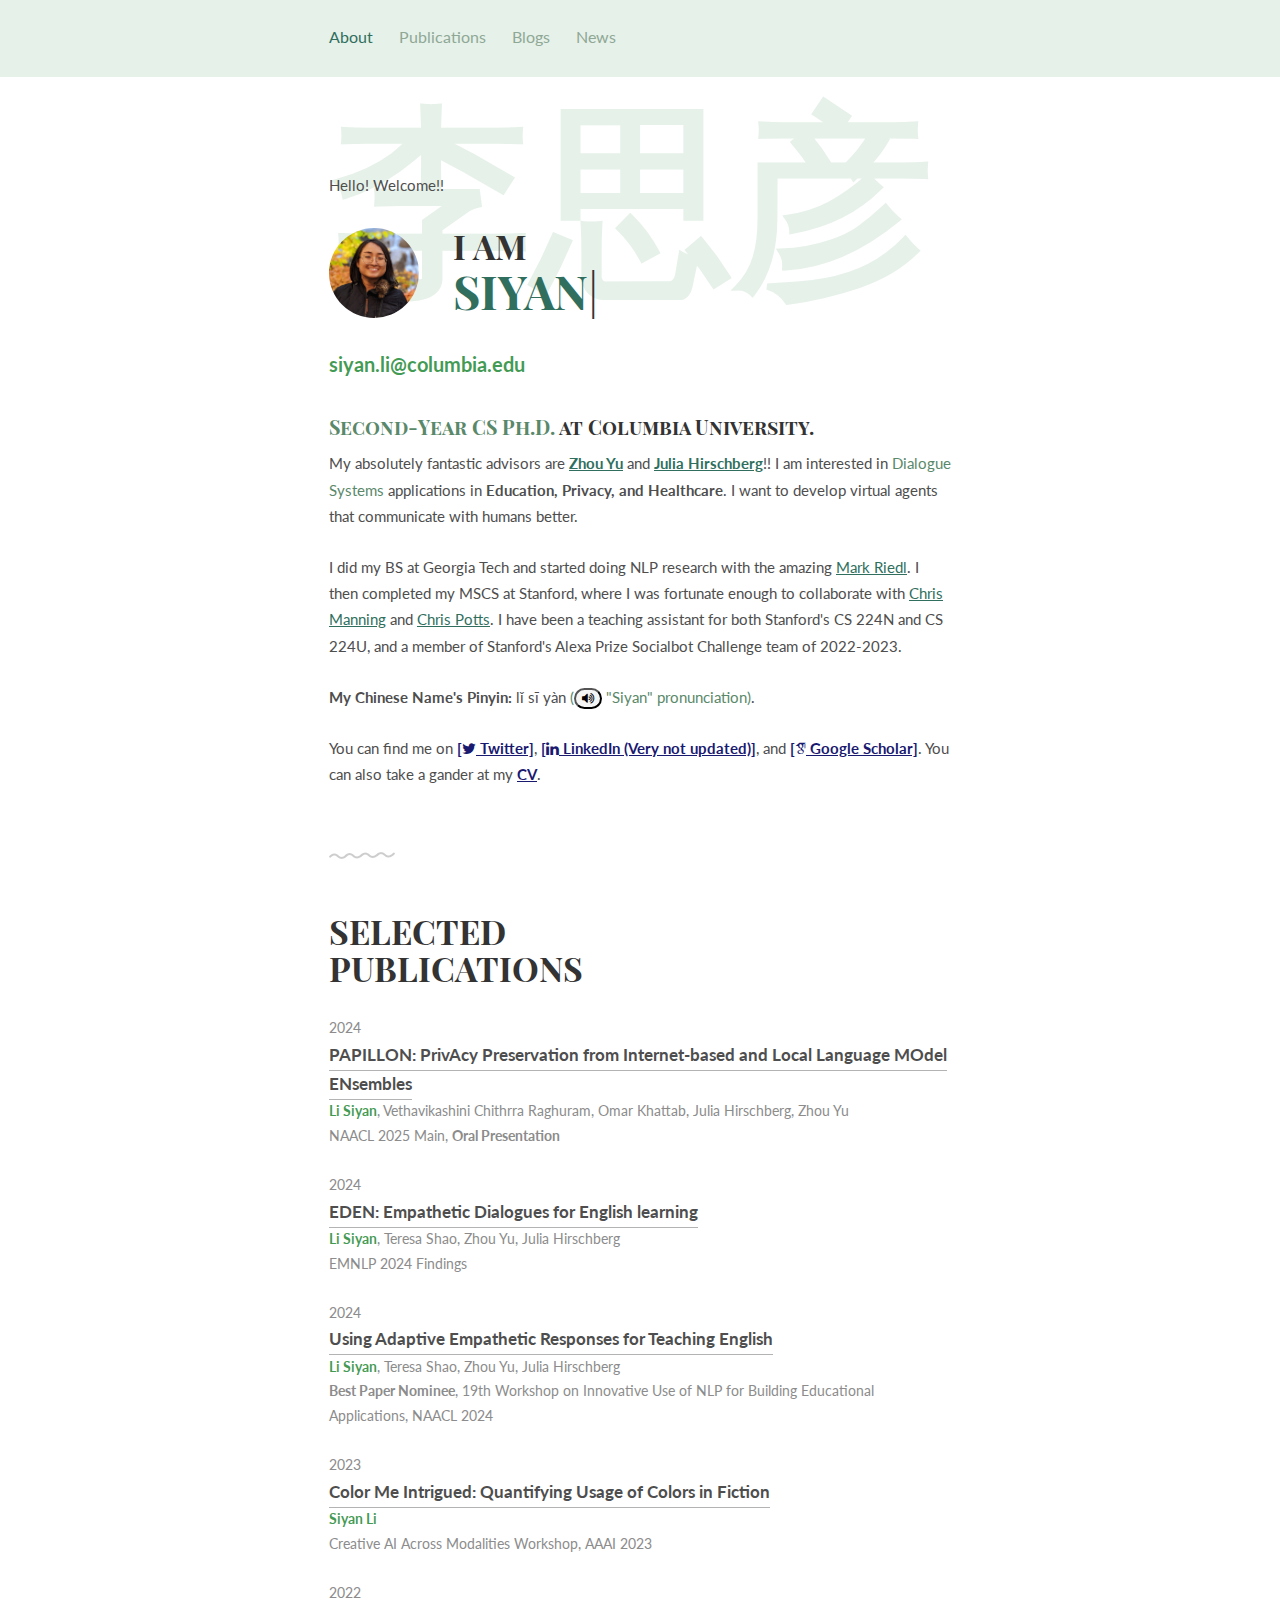
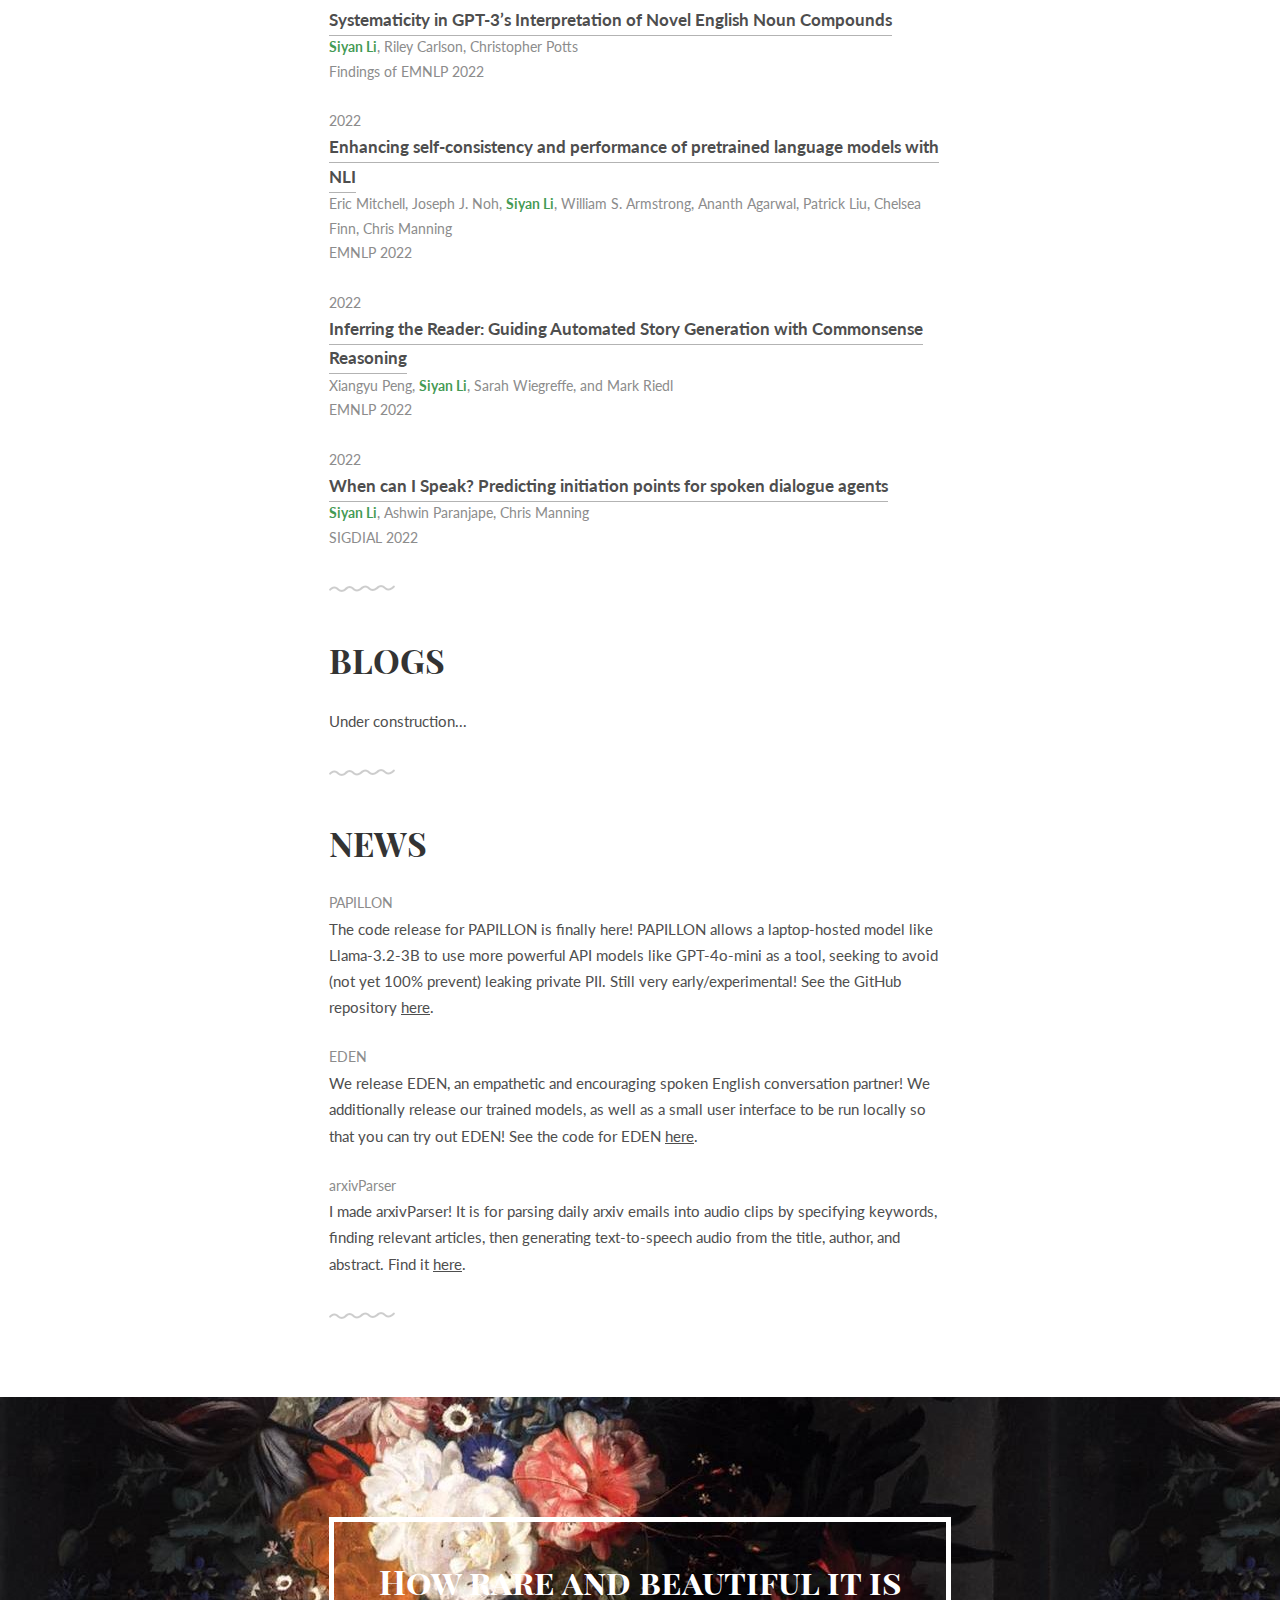
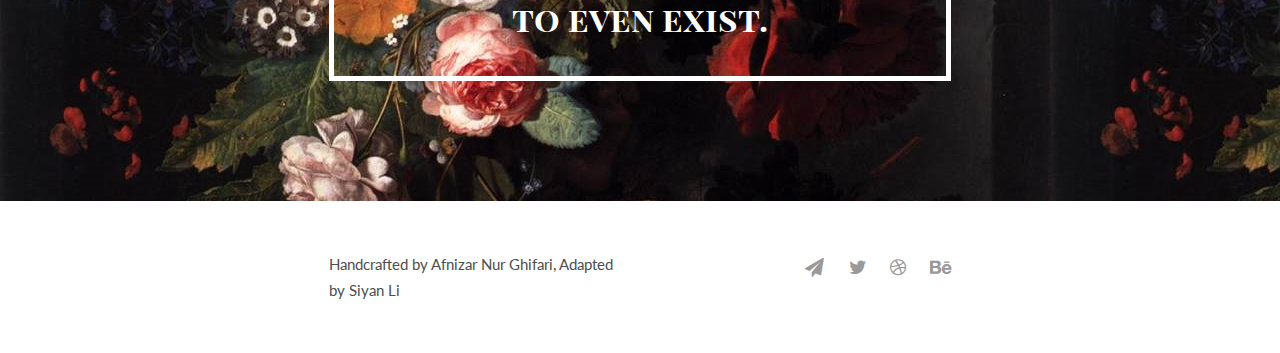
<file: index.html>
<!DOCTYPE html>
<html>
<head>
    <title>Siyan "Sylvia" Li @ Columbia</title>
    <meta charset="utf-8" />
    <meta name="viewport" content="width=device-width, initial-scale=1">
    <meta name="description" content="Draco is free PSD &amp; HTML template by @flamekaizar">
    <meta name="author" content="Afnizar Nur Ghifari">
    <meta name="viewport" content="width=device-width, initial-scale=1" />
    <link rel="stylesheet" href="css/kube.min.css" />
    <link rel="stylesheet" href="css/font-awesome.min.css" />
    <link rel="stylesheet" href="css/custom.min.css" />
    <link rel="shortcut icon" href="img/favicon.png" />
	<link href='https://fonts.googleapis.com/css?family=Playfair+Display+SC:700' rel='stylesheet' type='text/css'>
	<link href='https://fonts.googleapis.com/css?family=Lato:400,700' rel='stylesheet' type='text/css'>
	<link rel="stylesheet" href="files/academicons-1.9.1/css/academicons.min.css"/>
	<style>
		.intro h1:before {
			/* Edit this with your name or anything else */
			content: '李思彦';
			color: #e6f1e9;
		}
	</style>
</head>
<body>
	<!-- Navigation -->
	<div class="main-nav">
		<div class="container">
			<header class="group top-nav">
				<div class="navigation-toggle" data-tools="navigation-toggle" data-target="#navbar-1">
				    <span class="logo">SIYAN</span>
				</div>
			    <nav id="navbar-1" class="navbar item-nav">
				    <ul>
				        <li class="active"><a href="#about">About</a></li>
				        <li><a href="#experiences">Publications</a></li>
				        <li><a href="#achievements">Blogs</a></li>
				        <li><a href="#skills">News</a></li>
				    </ul>
				</nav>
			</header>
		</div>
	</div>

	<!-- Introduction -->
	<div class="intro section" id="about">
		<div class="container">
			<p>Hello! Welcome!!
			<div class="units-row units-split wrap">
				<div class="unit-20">
					<img src="img/ava.jpg" alt="Avatar">
				</div>
				<div class="unit-80">
					<h1 style="font-size: 34px">I am<br><span style="font-size: 38px" id="typed"></span></h1>
				</div>
			<p style="color: rgba(22,133,46,0.82); font-size: 20px"><b>siyan.li@columbia.edu</b></p>
				<h3>
					<span style="color: #5a886a"><b>Second-Year CS Ph.D.</b></span> at Columbia University.
				</h3>

			<p>My absolutely fantastic advisors are <a href="https://www.cs.columbia.edu/~zhouyu/" style="color: #306f5e" target="_blank"><b>Zhou Yu</b></a> and <a href="http://www.cs.columbia.edu/~julia/" target="_blank" style="color: #306f5e"><b>Julia Hirschberg</b></a>!! I am interested in <span style="color: #5a886a">Dialogue Systems</span> applications in <b>Education, Privacy, and Healthcare</b>. I want to develop virtual agents that communicate with humans better.</p>
			<p>I did my BS at Georgia Tech and started doing NLP research with the amazing <a href="https://twitter.com/mark_riedl" target="_blank" style="color: #306f5e">Mark Riedl</a>. I then completed my MSCS at Stanford, where I was fortunate enough to collaborate with <a href="https://nlp.stanford.edu/manning/" target="_blank" style="color: #306f5e">Chris Manning</a> and <a href="https://web.stanford.edu/~cgpotts/" target="_blank" style="color: #306f5e">Chris Potts</a>. I have been a teaching assistant for both Stanford's CS 224N and CS 224U, and a member of Stanford's Alexa Prize Socialbot Challenge team of 2022-2023. </p>
			<p>
				<b>My Chinese Name's Pinyin:</b> lǐ sī yàn <span style="color: #5a886a">(<button class="btn-round" style="background-color: whitesmoke" id="audio-button"><i class="fa fa-volume-up"></i></button> "Siyan" pronunciation)</span>.
			</p>
			<p>You can find me on <a href="https://twitter.com/Sylvia_Sparkle" target="_blank" style="color: midnightblue"><b>[<i class="fa fa-twitter"></i> Twitter]</b></a>,
                  <a href="https://www.linkedin.com/in/siyan-sylvia-li/" target="_blank" style="color: midnightblue"><b>[<i class="fa fa-linkedin"></i> LinkedIn (Very not updated)]</b></a>,
				and <a href="https://scholar.google.com/citations?user=pTwl3TEAAAAJ&hl=en" target="_blank" style="color: midnightblue"><b>[<i class="ai ai-google-scholar"></i> Google Scholar]</b></a>. You can also take a gander at my <a href="files/resume.pdf" target="_blank" style="color: midnightblue"><b>CV</b></a>.</p>

			</div>
		</div>
	</div>

	<!-- Work Experience -->
	<div class="work section second" id="experiences">
		<div class="container">
			<h1>Selected<br>Publications</h1>
			<ul class="work-list">
				<li>2024</li>
				<li><a href="https://arxiv.org/abs/2410.17127" target="_blank"><b>PAPILLON: PrivAcy Preservation from Internet-based and Local Language MOdel ENsembles</b></a></li>
				<li><b style="color: rgba(22,133,46,0.82)">Li Siyan</b>, Vethavikashini Chithrra Raghuram, Omar Khattab, Julia Hirschberg, Zhou Yu</li>
				<li>NAACL 2025 Main, <b>Oral Presentation</b></li>
			</ul>
			<ul class="work-list">
				<li>2024</li>
				<li><a href="https://aclanthology.org/2024.findings-emnlp.200/" target="_blank"><b>EDEN: Empathetic Dialogues for English learning</b></a></li>
				<li><b style="color: rgba(22,133,46,0.82)">Li Siyan</b>, Teresa Shao, Zhou Yu, Julia Hirschberg</li>
				<li>EMNLP 2024 Findings</li>
			</ul>
			<ul class="work-list">
				<li>2024</li>
				<li><a href="https://aclanthology.org/2024.bea-1.4/" target="_blank"><b>Using Adaptive Empathetic Responses for Teaching English</b></a></li>
				<li><b style="color: rgba(22,133,46,0.82)">Li Siyan</b>, Teresa Shao, Zhou Yu, Julia Hirschberg</li>
				<li><b>Best Paper Nominee</b>, 19th Workshop on Innovative Use of NLP for Building Educational Applications, NAACL 2024</li>
			</ul>
			<ul class="work-list">
				<li>2023</li>
				<li><a href="https://arxiv.org/pdf/2301.03559.pdf" target="_blank"><b>Color Me Intrigued: Quantifying Usage of Colors in Fiction</b></a></li>
				<li><b style="color: rgba(22,133,46,0.82)">Siyan Li</b></li>
				<li>Creative AI Across Modalities Workshop, AAAI 2023</li>
			</ul>
			<ul class="work-list">
				<li>2022</li>
				<li><a href="https://arxiv.org/abs/2210.09492" target="_blank"><b>Systematicity in GPT‑3’s Interpretation of Novel English Noun Compounds</b></a></li>
				<li><b style="color: rgba(22,133,46,0.82)">Siyan Li</b>, Riley Carlson, Christopher Potts</li>
				<li>Findings of EMNLP 2022</li>
			</ul>
			<ul class="work-list">
				<li>2022</li>
				<li><a href="https://ericmitchell.ai/concord.pdf" target="_blank"><b>Enhancing self‑consistency and performance of pretrained language models with NLI</b></a></li>
				<li>Eric Mitchell, Joseph J. Noh, <b style="color: rgba(22,133,46,0.82)">Siyan Li</b>, William S. Armstrong, Ananth Agarwal, Patrick Liu, Chelsea Finn, Chris Manning</li>
				<li>EMNLP 2022</li>
			</ul>
			<ul class="work-list">
				<li>2022</li>
				<li><a href="https://arxiv.org/abs/2105.01311" target="_blank"><b>Inferring the Reader: Guiding Automated Story Generation with Commonsense Reasoning</b></a></li>
				<li>Xiangyu Peng, <b style="color: rgba(22,133,46,0.82)">Siyan Li</b>, Sarah Wiegreffe, and Mark Riedl</li>
				<li>EMNLP 2022</li>
			</ul>
			<ul class="work-list">
				<li>2022</li>
				<li><a href="https://arxiv.org/pdf/2208.03812.pdf" target="_blank"><b>When can I Speak? Predicting initiation points for spoken dialogue agents</b></a></li>
				<li><b style="color: rgba(22,133,46,0.82)">Siyan Li</b>, Ashwin Paranjape, Chris Manning</li>
				<li>SIGDIAL 2022</li>
			</ul>
		</div>
	</div>

	<!-- Award & Achievements -->
	<div class="award section second" id="achievements">
		<div class="container">
			<h1>Blogs</h1>
<!--			<p>Please see <a target="_blank" href="https://norman-chapel.notion.site/6917858ef4a841dcbdf3080bf35808d4?v=963be8cc70ee4ceca4a9849f188c4b41&pvs=4" style="color: #306f5e">this Notion Page</a> for my lukewarm takes.</p>-->
			<p>Under construction...</p>
		</div>
	</div>

	<!-- Technical Skills -->
	<div class="skills section second" id="skills">
		<div class="container">
			<h1>News</h1>
			<ul class="skill-list list-flat">
				<li>PAPILLON</li>
				<li>The code release for PAPILLON is finally here! PAPILLON allows a laptop-hosted model like Llama-3.2-3B to use more powerful API models like GPT-4o-mini as a tool, seeking to avoid (not yet 100% prevent) leaking private PII. Still very early/experimental! See the GitHub repository <a href="https://github.com/Columbia-NLP-Lab/PAPILLON" target="_blank">here</a>.</li>
			</ul>
			<ul class="skill-list list-flat">
				<li>EDEN</li>
				<li>We release EDEN, an empathetic and encouraging spoken English conversation partner! We additionally release our trained models, as well as a small user interface to be run locally so that you can try out EDEN! See the code for EDEN <a href="https://github.com/siyan-sylvia-li/EDEN" target="_blank">here</a>.</li>
			</ul>
			<ul class="skill-list list-flat">
				<li>arxivParser</li>
				<li>I made arxivParser! It is for parsing daily arxiv emails into audio clips by specifying keywords, finding relevant articles, then generating text-to-speech audio from the title, author, and abstract. Find it <a href="https://github.com/siyan-sylvia-li/arxivParser" target="_blank">here</a>.</li>
			</ul>
			<!-- <p>Under construction...</p> -->
		</div>
	</div>

	<!-- Quote -->
	<div class="quote">
		<div class="container text-centered">
			<h1>How rare and beautiful it is to even exist.</h1>
		</div>
	</div>

	<footer>
		<div class="container">
			<div class="units-row">
			    <div class="unit-50">
			    	<p>Handcrafted by Afnizar Nur Ghifari, Adapted by Siyan Li</p>
			    </div>
			    <div class="unit-50">
					<ul class="social list-flat right">
						<li><a href="mailto:afnizarhilmi@gmail.com"><i class="fa fa-send"></i></a></li>
						<li><a href="http://twitter.com/flamekaizar"><i class="fa fa-twitter"></i></a></li>
						<li><a href="http://dribbble.com/flamekaizar"><i class="fa fa-dribbble"></i></a></li>
						<li><a href="http://behance.com/flamekaizar"><i class="fa fa-behance"></i></a></li>
					</ul>
			    </div>
			</div>
		</div>
	</footer>

	<!-- Javascript -->
	<script src="js/jquery.min.js"></script>
	<script src="js/typed.min.js"></script>
    <script src="js/kube.min.js"></script>
    <script src="js/site.js"></script>
    <script>
		function newTyped(){}$(function(){$("#typed").typed({
		// Change to edit type effect
		strings: ["<span style=\"color: #306F5EFF\">Siyan \"Sylvia\" Li</span>", "a Computer Scientist", "an Artist", "an Improvisor"],

		typeSpeed:90,backDelay:700,contentType:"html",loop:!0,resetCallback:function(){newTyped()}}),$(".reset").click(function(){$("#typed").typed("reset")})});
    </script>
	<script>
		// Play audio

		const audio = new Audio('files/Siyan.mp3')
		const button = document.getElementById('audio-button')

		button.addEventListener('click', (e) => {
		  audio.play()
		})
	</script>
</body>
</html>
</file>
<file: css/kube.min.css>
*,*:before,*:after{-webkit-box-sizing:border-box;-moz-box-sizing:border-box;box-sizing:border-box}html{font-family:sans-serif;-ms-text-size-adjust:100%;-webkit-text-size-adjust:100%}html,body,div,span,object,iframe,p,blockquote,pre,a,abbr,acronym,address,big,cite,code,del,dfn,em,img,ins,kbd,q,s,samp,small,strike,strong,sub,sup,tt,var,b,u,i,center,dl,dt,dd,ol,ul,li,fieldset,form,label,legend,table,caption,tbody,tfoot,thead,tr,th,td,article,aside,canvas,details,embed,figure,figcaption,footer,header,hgroup,menu,nav,output,ruby,section,summary,time,mark,audio,video,h1,h2,h3,h4,h5,h6{margin:0;padding:0;border:0;outline:0;font-size:100%;vertical-align:baseline;background:transparent}a:active,a:hover{outline:0}article,aside,details,figcaption,figure,footer,header,hgroup,main,nav,section,embed,object,iframe,audio,video,canvas,progress,meter,output,textarea{display:block}audio:not([controls]){display:none;height:0}blockquote,q{quotes:none}blockquote p:before,blockquote p:after,q:before,q:after{content:'';content:none}table{border-collapse:collapse;border-spacing:0}caption,th,td{text-align:left;vertical-align:top}thead th,thead td{font-weight:bold;vertical-align:bottom}a img,th img,td img{vertical-align:top}button,input,select,textarea{margin:0}textarea{overflow:auto;vertical-align:top;resize:vertical}button{width:auto;overflow:visible}input[type="reset"],input[type="submit"],input[type="file"],input[type="radio"],input[type="checkbox"],select,button{cursor:pointer}input[type="radio"],input[type="checkbox"]{font-size:110%;position:relative;top:-1px;margin-right:3px}input[type="search"]{-webkit-appearance:textfield}input[type="search"]::-webkit-search-decoration,input[type="search"]::-webkit-search-cancel-button{-webkit-appearance:none}hr{display:block;height:1px;border:0;border-top:1px solid #ddd}img,video,audio,embed,object{max-width:100%}img,video,embed,object{height:auto}embed,object{height:100%}img{vertical-align:middle;-ms-interpolation-mode:bicubic}body{font-family:"Helvetica Neue",Helvetica,Tahoma,sans-serif;font-size:.9375em;line-height:1.65em;background:#fff;color:#222}a{color:#134da5}a:focus,a:hover{color:#de2c3b}h1,h2,h3,h4,h5,h6,.h1,.h2,.h3,.h4,.h5,.h6{font-family:"Helvetica Neue",Helvetica,Tahoma,sans-serif;font-weight:bold;color:#000;text-rendering:optimizeLegibility;margin:0 0 .5em 0}h1,.h1,h2,.h2{line-height:1.1}h3,.h3,h4,.h4{line-height:1.3}h1,.h1{font-size:2.25em}h2,.h2{font-size:1.5em;margin-bottom:.7em}h3,.h3{font-size:1.3125em}h4,.h4{font-size:1.125em}h5,.h5{font-size:1em}h6,.h6{font-size:.75em;text-transform:uppercase}.lead{font-size:1.3125em;line-height:1.5;margin-bottom:1.0999999999999999em}p,ul,ol,dl,dd,dt,blockquote,td,th{line-height:1.65em}ul,ol,ul ul,ol ol,ul ol,ol ul{margin:0 0 0 3.3em}ul li,ol li{text-align:left}ol ol li{list-style-type:lower-alpha}ol ol ol li{list-style-type:lower-roman}p,ul,ol,dl,blockquote,hr,pre,table,form,fieldset,figure,address{margin-bottom:1.65em}blockquote{position:relative;font-style:italic;font-size:1.125em;margin-left:2.4749999999999996em;padding-left:1.65em;border-left:2px solid #ddd}blockquote p{margin-bottom:.5em}blockquote small,cite{color:rgba(0,0,0,0.4);font-style:italic}small,blockquote cite{font-size:12.75px;line-height:1}address{font-style:normal}dl dt{font-weight:bold}dd{margin-left:1.65em}s,del{text-decoration:line-through}abbr[title],dfn[title]{border-bottom:1px dotted #0f0f0f;cursor:help}strong,b{font-weight:bold}em,i{font-style:italic}sub,sup{font-size:11.25px;line-height:0;position:relative}sup{top:-0.5em}sub{bottom:-0.25em}figcaption{margin:.3em 0;font-size:12.75px;font-style:italic}ins,u{text-decoration:underline}mark{background-color:#ffc800;color:#0f0f0f;text-decoration:none}pre,code,kbd,samp,var,output{font-size:90%;font-style:normal;font-family:Menlo,Monaco,Consolas,"Courier New",monospace}pre{margin-top:1.65em;font-size:100%;line-height:1.5;color:#222;overflow:auto}code,samp,kbd{padding:3px 6px 2px 6px;display:inline-block;line-height:1;border-radius:2px}code{background:#f4f4f4;border:1px solid #d4d4d4}pre code{font-size:100%;border:0;padding:0;background:0;line-height:1.65em}var{color:rgba(0,0,0,0.5)}samp{background:#d3e3fb;border:1px solid #b2cef8}kbd{background:#0f0f0f;color:rgba(255,255,255,0.85);white-space:nowrap}button:active,button:focus{outline:0}textarea,select{font-family:"Helvetica Neue",Helvetica,Tahoma,sans-serif;font-size:1em;box-shadow:none}textarea,select[multiple],select[multiple="multiple"]{padding:.3em .35em;line-height:1.35em;width:100%}input[type="text"],input[type="password"],input[type="email"],input[type="url"],input[type="phone"],input[type="tel"],input[type="number"],input[type="datetime"],input[type="date"],input[type="month"],input[type="color"],input[type="time"],input[type="search"],input[type="datetime-local"]{font-family:"Helvetica Neue",Helvetica,Tahoma,sans-serif;font-size:1em;box-shadow:none;padding:.3em .35em;line-height:1.65em;border-radius:0;outline:0}select[multiple],select[multiple="multiple"],textarea,input[type="text"],input[type="password"],input[type="email"],input[type="url"],input[type="phone"],input[type="tel"],input[type="number"],input[type="datetime"],input[type="date"],input[type="month"],input[type="color"],input[type="time"],input[type="search"],input[type="datetime-local"]{background:#fff;border:1px solid #ccc;position:relative;z-index:2;-webkit-appearance:none}textarea[disabled],input[type="text"][disabled],input[type="password"][disabled],input[type="email"][disabled],input[type="url"][disabled],input[type="phone"][disabled],input[type="tel"][disabled],input[type="number"][disabled],input[type="datetime"][disabled],input[type="date"][disabled],input[type="month"][disabled],input[type="color"][disabled],input[type="time"][disabled],input[type="search"][disabled],input[type="datetime-local"][disabled]{resize:none;color:rgba(0,0,0,0.5)}select[disabled],input[type="checkbox"][disabled],input[type="radio"][disabled]{cursor:default}input::-moz-focus-inner,button::-moz-focus-inner{border:0;padding:0}input[type="range"]{position:relative;top:3px}select{margin-bottom:0!important}fieldset{padding:1.65em;margin-bottom:1.65em;border:1px solid #ccc}fieldset *:last-child{margin-bottom:0!important}legend{font-weight:bold;padding:0 1em;margin-left:-1em}table{max-width:100%;width:100%;empty-cells:show}table caption{text-transform:uppercase;padding:0 1.0999999999999999em;color:rgba(0,0,0,0.4);font-size:12.75px}table th,table td{border-bottom:1px solid #eee;padding:.825em 1.0999999999999999em}table tfoot th,table tfoot td{color:rgba(0,0,0,0.4)}.units-container:after,.units-row:after{content:"";display:table;clear:both}.units-container:after,.units-row:after{content:"";display:table;clear:both}.units-container{padding-top:1px;margin-top:-1px}.units-row{margin-bottom:1.65em}.width-100,.unit-100{width:100%}.width-90,.unit-90{width:90%}.width-80,.unit-80{width:80%}.width-75,.unit-75{width:75%}.width-70,.unit-70{width:70%}.width-66,.unit-66{width:66.6%}.width-65,.unit-65{width:65%}.width-60,.unit-60{width:60%}.width-50,.unit-50{width:50%}.width-40,.unit-40{width:40%}.width-35,.unit-35{width:35%}.width-33,.unit-33{width:33.3%}.width-30,.unit-30{width:30%}.width-25,.unit-25{width:25%}.width-20,.unit-20{width:20%}.width-10,.unit-10{width:10%}.units-row .unit-90,.units-row .unit-80,.units-row .unit-75,.units-row .unit-70,.units-row .unit-66,.units-row .unit-65,.units-row .unit-60,.units-row .unit-50,.units-row .unit-40,.units-row .unit-35,.units-row .unit-33,.units-row .unit-30,.units-row .unit-25,.units-row .unit-20,.units-row .unit-10{float:left;margin-left:3%}.units-row .unit-90:first-child,.units-row .unit-80:first-child,.units-row .unit-75:first-child,.units-row .unit-70:first-child,.units-row .unit-66:first-child,.units-row .unit-65:first-child,.units-row .unit-60:first-child,.units-row .unit-50:first-child,.units-row .unit-40:first-child,.units-row .unit-35:first-child,.units-row .unit-33:first-child,.units-row .unit-30:first-child,.units-row .unit-25:first-child,.units-row .unit-20:first-child,.units-row .unit-10:first-child{margin-left:0}.units-row .unit-90{width:89.7%}.units-row .unit-80{width:79.4%}.units-row .unit-75{width:74.25%}.units-row .unit-70{width:69.1%}.units-row .unit-66{width:65.66666666666666%}.units-row .unit-65{width:65.66666666666666%}.units-row .unit-60{width:58.800000000000004%}.units-row .unit-50{width:48.5%}.units-row .unit-40{width:38.2%}.units-row .unit-35{width:31.333333333333332%}.units-row .unit-33{width:31.333333333333332%}.units-row .unit-30{width:27.9%}.units-row .unit-25{width:22.75%}.units-row .unit-20{width:17.6%}.units-row .unit-10{width:7.3%}.unit-push-90,.unit-push-80,.unit-push-75,.unit-push-70,.unit-push-66,.unit-push-65,.unit-push-60,.unit-push-50,.unit-push-40,.unit-push-35,.unit-push-33,.unit-push-30,.unit-push-25,.unit-push-20,.unit-push-10{position:relative}.unit-push-90{left:92.7%}.unit-push-80{left:82.4%}.unit-push-75{left:77.25%}.unit-push-70{left:72.1%}.unit-push-66{left:68.66666666666666%}.unit-push-65{left:68.66666666666666%}.unit-push-60{left:61.800000000000004%}.unit-push-50{left:51.5%}.unit-push-40{left:41.2%}.unit-push-35{left:34.33333333333333%}.unit-push-33{left:34.33333333333333%}.unit-push-30{left:30.9%}.unit-push-25{left:25.75%}.unit-push-20{left:20.6%}.unit-push-10{left:10.3%}.units-row .unit-push-right{float:right}.units-row .unit-role-right{margin-left:3%;float:right}.units-row .unit-role-left{margin-left:0}.centered,.unit-centered{float:none!important;margin:0 auto!important}.unit-padding{padding:1.65em}.units-padding .unit-100,.units-padding .unit-90,.units-padding .unit-80,.units-padding .unit-75,.units-padding .unit-70,.units-padding .unit-66,.units-padding .unit-65,.units-padding .unit-60,.units-padding .unit-50,.units-padding .unit-40,.units-padding .unit-35,.units-padding .unit-33,.units-padding .unit-30,.units-padding .unit-25,.units-padding .unit-20,.units-padding .unit-10{padding:1.65em}.units-split .unit-90,.units-split .unit-80,.units-split .unit-75,.units-split .unit-70,.units-split .unit-66,.units-split .unit-65,.units-split .unit-60,.units-split .unit-50,.units-split .unit-40,.units-split .unit-35,.units-split .unit-33,.units-split .unit-30,.units-split .unit-25,.units-split .unit-20,.units-split .unit-10{margin-left:0}.units-split .unit-90{width:90%}.units-split .unit-80{width:80%}.units-split .unit-75{width:75%}.units-split .unit-70{width:70%}.units-split .unit-66{width:66.6%}.units-split .unit-65{width:65%}.units-split .unit-60{width:60%}.units-split .unit-50{width:50%}.units-split .unit-40{width:40%}.units-split .unit-35{width:35%}.units-split .unit-33{width:33.3%}.units-split .unit-30{width:30%}.units-split .unit-25{width:25%}.units-split .unit-20{width:20%}.units-split .unit-10{width:10%}.blocks-2,.blocks-3,.blocks-4,.blocks-5,.blocks-6{padding-left:0;list-style:none;margin-left:-3%}.blocks-2:after,.blocks-3:after,.blocks-4:after,.blocks-5:after,.blocks-6:after{content:"";display:table;clear:both}.blocks-2:after,.blocks-3:after,.blocks-4:after,.blocks-5:after,.blocks-6:after{content:"";display:table;clear:both}.blocks-2>li,.blocks-3>li,.blocks-4>li,.blocks-5>li,.blocks-6>li{height:auto;float:left;margin-bottom:1.65em;margin-left:3%}.blocks-2>li ul,.blocks-3>li ul,.blocks-4>li ul,.blocks-5>li ul,.blocks-6>li ul{list-style-type:disc}.blocks-2>li ul ul,.blocks-3>li ul ul,.blocks-4>li ul ul,.blocks-5>li ul ul,.blocks-6>li ul ul{list-style-type:circle}.blocks-2>li li,.blocks-3>li li,.blocks-4>li li,.blocks-5>li li,.blocks-6>li li{float:none;margin:0}.blocks-2>li{width:47%}.blocks-3>li{width:30.333333333333332%}.blocks-4>li{width:22%}.blocks-5>li{width:17%}.blocks-6>li{width:13.666666666666666%}.block-first{clear:both}table.table-bordered td,table.table-bordered th{border:1px solid #eee}table.table-simple td,table.table-simple th,table.table-simple caption{border:0;padding-left:0}table.table-flat td,table.table-flat th,table.table-flat caption{border:0;padding:0}table.table-stroked td,table.table-stroked th{border-bottom:1px solid #eee}table.table-stripped tbody tr:nth-child(odd) td{background:#f8f8f8}table.table-hovered tbody tr:hover td{background-color:#f4f4f4}.table-container{width:100%;overflow:auto;margin-bottom:1.65em}.table-container table{margin-bottom:0}.table-container::-webkit-scrollbar{-webkit-appearance:none;width:14px;height:14px}.table-container::-webkit-scrollbar-thumb{border-radius:8px;border:3px solid #fff;background-color:rgba(0,0,0,0.3)}.forms .btn,.forms input[type="submit"].btn,.forms button,.forms input[type="submit"],.forms input[type="reset"]{padding:.3625em 1.3em}.forms .btn-outline{padding:.3em 1.3em}.forms .btn-outline.bold{padding:.2375em 1.3em}.forms label{display:block;margin-bottom:1.0999999999999999em}.forms input[type="text"],.forms input[type="password"],.forms input[type="email"],.forms input[type="url"],.forms input[type="phone"],.forms input[type="tel"],.forms input[type="number"],.forms input[type="datetime"],.forms input[type="date"],.forms input[type="month"],.forms input[type="color"],.forms input[type="time"],.forms input[type="search"],.forms input[type="range"],.forms input[type="file"],.forms input[type="datetime-local"],.forms textarea,.forms select{display:block}.forms-inline input[type="text"],.forms-inline-list input[type="text"],.forms-inline input[type="password"],.forms-inline-list input[type="password"],.forms-inline input[type="email"],.forms-inline-list input[type="email"],.forms-inline input[type="url"],.forms-inline-list input[type="url"],.forms-inline input[type="phone"],.forms-inline-list input[type="phone"],.forms-inline input[type="tel"],.forms-inline-list input[type="tel"],.forms-inline input[type="number"],.forms-inline-list input[type="number"],.forms-inline input[type="datetime"],.forms-inline-list input[type="datetime"],.forms-inline input[type="date"],.forms-inline-list input[type="date"],.forms-inline input[type="month"],.forms-inline-list input[type="month"],.forms-inline input[type="color"],.forms-inline-list input[type="color"],.forms-inline input[type="time"],.forms-inline-list input[type="time"],.forms-inline input[type="search"],.forms-inline-list input[type="search"],.forms-inline input[type="range"],.forms-inline-list input[type="range"],.forms-inline input[type="file"],.forms-inline-list input[type="file"],.forms-inline input[type="datetime-local"],.forms-inline-list input[type="datetime-local"],.forms-inline textarea,.forms-inline-list textarea,.forms-inline select,.forms-inline-list select{display:inline-block}.forms-list,.forms-inline,.forms-inline-list{margin:0;padding:0;margin-bottom:1.0999999999999999em;list-style:none}.forms-list label,.forms-inline label,.forms-inline-list li,.forms-inline-list li label{display:inline-block;margin-bottom:0}.forms-inline-list li label{margin-right:.825em}.forms-inline-list li{margin-bottom:3px}.forms-list li{margin-bottom:6px}.forms-desc{margin-top:4px;color:rgba(0,0,0,0.4);font-size:12.75px;line-height:1.4em}input[type="text"],input[type="password"],input[type="email"],input[type="url"],input[type="phone"],input[type="tel"],input[type="number"],input[type="datetime"],input[type="date"],input[type="month"],input[type="color"],input[type="time"],input[type="search"],input[type="datetime-local"],textarea{-moz-transition:border ease .5s;transition:border ease .5s}.error,.success{font-weight:normal;font-size:12.75px}input.input-error,textarea.input-error,select.input-error,.input-error{border-color:#de2c3b;box-shadow:0 0 0 2px rgba(222,44,59,0.3),0 1px 2px rgba(0,0,0,0.2) inset}input.input-success,textarea.input-success,select.input-success,.input-success{border-color:#2c9f42;box-shadow:0 0 0 2px rgba(44,159,66,0.3),0 1px 2px rgba(0,0,0,0.2) inset}input.input-gray,textarea.input-gray,select.input-gray,.input-gray{border-color:#b3b6b7;box-shadow:0 0 0 2px rgba(179,182,183,0.4),0 1px 2px rgba(0,0,0,0.2) inset}input[type="text"]:focus,input[type="password"]:focus,input[type="email"]:focus,input[type="url"]:focus,input[type="phone"]:focus,input[type="tel"]:focus,input[type="number"]:focus,input[type="datetime"]:focus,input[type="date"]:focus,input[type="month"]:focus,input[type="color"]:focus,input[type="time"]:focus,input[type="search"]:focus,input[type="datetime-local"]:focus,textarea:focus{outline:0;border-color:#2575ed;box-shadow:0 0 0 2px rgba(37,117,237,0.3),0 1px 2px rgba(0,0,0,0.2) inset}input.input-search,input[type="search"]{padding-right:.5em;padding-left:.5em;margin-bottom:0;border-radius:15px}input.input-on-black{border:1px solid rgba(255,255,255,0.1);background:rgba(255,255,255,0.35)}input.input-on-black::-webkit-input-placeholder{color:rgba(255,255,255,0.6)}input.input-on-black::-moz-placeholder{color:rgba(255,255,255,0.6)}input.input-on-black:focus,input.input-on-black.active{border:1px solid #fff;background:#fff;box-shadow:none}input.input-on-black:focus::-webkit-input-placeholder,input.input-on-black.active::-webkit-input-placeholder{color:#aaa}input.input-on-black:focus::-moz-placeholder,input.input-on-black.active::-moz-placeholder{color:#aaa}input.input-big{font-size:18px}input.input-small{font-size:12.75px}input.input-smaller{font-size:11.25px}.input-groups{display:table!important}.input-groups input{width:100%}.input-groups input,.input-groups .input-append,.input-groups .input-prepend,.input-groups .btn-append{display:table-cell!important}.input-groups .btn-append,.input-groups .input-append,.input-groups .input-prepend{width:1%;vertical-align:middle}.input-groups .input-append,.input-groups .input-prepend{background-color:#f4f4f4;border:1px solid #d4d4d4;margin:0;padding:.45em .75em .15em .75em;color:rgba(0,0,0,0.6);line-height:1.65em;font-size:12.75px;white-space:nowrap}.input-groups .input-prepend{border-right:0}.input-groups .input-append{position:relative;z-index:1;border-left:none}.input-groups .btn-append .btn{display:block;height:auto;border-radius:0 2px 2px 0}.navbar{font-size:105%;margin-bottom:1.65em}.navbar:after{content:"";display:table;clear:both}.navbar:after{content:"";display:table;clear:both}.navbar.navbar-left{float:left}.navbar.navbar-right{float:right}.navbar ul{list-style:none;margin:0}.navbar ul:after{content:"";display:table;clear:both}.navbar ul:after{content:"";display:table;clear:both}.navbar li{float:left;margin-right:1.65em}.navbar.navbar-right li{margin-right:0;margin-left:1.65em}.navbar a,.navbar span{display:block;text-decoration:none}.navbar a:hover{color:#de2c3b;text-decoration:underline}.navbar li.active a,.navbar span{text-decoration:none;cursor:text;color:rgba(0,0,0,0.4)}.navigation-toggle{display:none;text-transform:uppercase;position:relative;color:#0f0f0f;background-color:#fff}.navigation-toggle:after{position:absolute;z-index:1;top:50%;margin-top:-12px;left:10px;content:"\2630";font-size:24px;line-height:1}.navigation-toggle.navigation-toggle-black{background-color:#0f0f0f;color:#fff}.navigation-toggle.navigation-toggle-show{margin-bottom:1.65em}.navigation-toggle span{position:relative;z-index:2;cursor:pointer;display:block;padding:10px 20px 10px 40px}.navigation-fixed{position:fixed;top:0;left:0;z-index:101}.navbar-pills a,.navbar-pills span{padding:.825em 1.65em}.navbar-pills a:hover{color:#0f0f0f;background:#eee}.navbar-pills li.active a,.navbar-pills span{text-decoration:none;cursor:text;color:rgba(0,0,0,0.4);background:#eee}.navbar-pills li{margin-right:1px}.navbar-pills.navbar-right li{margin-left:1px}.fullwidth ul{width:100%}.fullwidth li{float:none!important;margin:0;display:table-cell;width:1%;text-align:center}.fullwidth li a,.fullwidth li span{display:block}.nav{margin-bottom:1.65em}.nav ul{list-style:none;margin:0}.nav ul li ul{margin-left:2em;font-size:.95em}.nav a,.nav span{display:block;padding:.5em 0}.nav a{color:#0f0f0f;text-decoration:none}.nav a:hover{color:#de2c3b;text-decoration:underline}.nav li.active a,.nav span{text-decoration:none;cursor:text;color:rgba(0,0,0,0.4)}.nav i.fa{width:1.65em}.nav-stacked li{margin-bottom:1px}.nav-stacked a,.nav-stacked span{padding:.6em .7em}.nav-stacked a{background:#f6f6f6}.nav-stacked a:hover{color:#000;background:#eee}.nav-stacked li.active a,.nav-stacked span{background:#fff;text-decoration:none;cursor:text;color:rgba(0,0,0,0.3)}.nav-stats li{position:relative}.nav-stats a,.nav-stats span{padding-right:50px}.nav-stats sup,.nav-stats .badge{position:absolute;top:50%;right:0}.nav-stats sup{color:rgba(0,0,0,0.4)}.nav-stats .badge{margin-top:-8px}.nav-tabs{border-bottom:1px solid #e3e3e3;margin-bottom:1.65em}.nav-tabs:after{content:"";display:table;clear:both}.nav-tabs:after{content:"";display:table;clear:both}.nav-tabs ul{list-style:none;margin:0}.nav-tabs li{float:left;margin-right:2px}.nav-tabs a,.nav-tabs span{display:block;line-height:1;padding:.825em 1.65em;border:1px solid transparent}.nav-tabs a{color:rgba(0,0,0,0.5);text-decoration:none}.nav-tabs a:focus,.nav-tabs a:hover{color:#0f0f0f;text-decoration:underline;background-color:#eee}.nav-tabs li.active a,.nav-tabs span{color:#0f0f0f;background:#fff;position:relative;border:1px solid #ddd;border-bottom:1px solid #fff;bottom:-1px;cursor:default;text-decoration:none}.breadcrumbs{margin-bottom:1.65em}.breadcrumbs:after{content:"";display:table;clear:both}.breadcrumbs:after{content:"";display:table;clear:both}.breadcrumbs ul{font-size:.9em;color:rgba(0,0,0,0.4);list-style:none;margin:0}.breadcrumbs ul:after{content:"";display:table;clear:both}.breadcrumbs ul:after{content:"";display:table;clear:both}.breadcrumbs li{float:left;margin-right:5px}.breadcrumbs li+li:before{content:" > ";color:#aaa;font-size:12px;margin:0 7px 0 5px;position:relative;top:-1px}.breadcrumbs.breadcrumbs-path li+li:before{content:" / ";top:0}.breadcrumbs a{color:#0f0f0f;text-decoration:none}.breadcrumbs a:hover{color:#0f0f0f;text-decoration:underline}.breadcrumbs li.active a,.breadcrumbs span,.breadcrumbs li.active a:hover{text-decoration:none;cursor:text;color:rgba(0,0,0,0.4)}.pagination{position:relative;left:-9px;margin-left:0;list-style:none}.pagination:after{content:"";display:table;clear:both}.pagination:after{content:"";display:table;clear:both}.pagination li{float:left;margin-right:2px}.pagination a,.pagination span{display:block;padding:7px 9px;line-height:1;border-radius:2px;color:#0f0f0f;text-decoration:none}.pagination span,.pagination li.active a,.pagination li.active a:hover{color:#fff;background-color:#0f0f0f;cursor:text}.pagination a:focus,.pagination a:hover{text-decoration:none;background-color:#0f0f0f;color:#fff}.btn,input[type="submit"].btn{display:inline-block;vertical-align:top;font-family:"Helvetica Neue",Helvetica,Tahoma,sans-serif;font-size:1em;font-weight:400;line-height:1.65em;text-align:center;text-decoration:none;color:#222;-webkit-appearance:none;outline:0;margin:0;border:0;border-radius:2px;box-shadow:none;cursor:pointer;background:#e0e3e5;padding:.55em 2.5em}.btn:hover,input[type="submit"].btn:hover{color:rgba(0,0,0,0.5);background:#b3b6b7}.btn::-moz-focus-inner{border:0;padding:0}.btn-big,input[type="submit"].btn-big{font-size:18px}.btn-small,input[type="submit"].btn-small{font-size:12.75px}.btn-smaller,input[type="submit"].btn-smaller{font-size:11.25px;vertical-align:baseline}.btn-round{border-radius:15px}.btn-outline,input[type="submit"].btn-outline{background:0;padding:.48750000000000004em 2.5em;border:1px solid #0f0f0f}.btn-outline:hover,input[type="submit"].btn-outline:hover{border-color:#b3b6b7}.btn-outline.btn-active{padding:.55em 2.5em}.btn-outline.bold{border-width:2px;padding:.42500000000000004em 2.5em}.btn-active,.btn[disabled],.btn-disabled{background:0;background:#b3b6b7;color:rgba(0,0,0,0.5)}.btn-active:hover,.btn[disabled]:hover,.btn-disabled:hover{color:rgba(0,0,0,0.5);background:#b3b6b7}.btn-active{box-shadow:0 1px 3px rgba(0,0,0,0.4) inset}.btn-outline.btn[disabled],.btn-outline.btn-disabled{background:0;box-shadow:none;color:rgba(0,0,0,0.3);border:1px solid rgba(0,0,0,0.1)}.btn-outline.btn-active{background:0;color:rgba(0,0,0,0.4);border:0;box-shadow:0 1px 3px rgba(0,0,0,0.2) inset}.btn[disabled],.btn-disabled{cursor:default;box-shadow:none}.btn-blue,input[type="submit"].btn-blue{color:rgba(255,255,255,0.9);background:#2575ed}.btn-blue:hover,input[type="submit"].btn-blue:hover{color:rgba(255,255,255,0.6);background:#1a52a5}.btn-blue.btn-active,input[type="submit"].btn-blue.btn-active{box-shadow:0 1px 4px rgba(0,0,0,0.5) inset}.btn-blue.btn-active,input[type="submit"].btn-blue.btn-active,.btn-blue.btn-disabled,input[type="submit"].btn-blue.btn-disabled,.btn-blue.btn[disabled],input[type="submit"].btn-blue.btn[disabled]{color:rgba(255,255,255,0.5);background:#1a52a5}.btn-blue.btn-active:hover,input[type="submit"].btn-blue.btn-active:hover,.btn-blue.btn-disabled:hover,input[type="submit"].btn-blue.btn-disabled:hover,.btn-blue.btn[disabled]:hover,input[type="submit"].btn-blue.btn[disabled]:hover{color:rgba(255,255,255,0.5)}.btn-blue.btn-outline,input[type="submit"].btn-blue.btn-outline{background:0;border-color:#2575ed;color:#2575ed}.btn-blue.btn-outline:hover,input[type="submit"].btn-blue.btn-outline:hover{color:rgba(255,255,255,0.9);background:#2575ed}.btn-blue.btn-outline.btn[disabled],input[type="submit"].btn-blue.btn-outline.btn[disabled],.btn-blue.btn-outline.btn-disabled,input[type="submit"].btn-blue.btn-outline.btn-disabled{background:0;box-shadow:none;color:rgba(37,117,237,0.4);border:1px solid rgba(37,117,237,0.3)}.btn-blue.btn-outline.btn-active,input[type="submit"].btn-blue.btn-outline.btn-active{background:0;color:rgba(37,117,237,0.6);border:0;box-shadow:0 1px 3px rgba(26,82,165,0.6) inset}.btn-blue:hover,input[type="submit"].btn-blue:hover{color:rgba(255,255,255,0.6);background:#1a52a5}.btn-blue.btn-active,input[type="submit"].btn-blue.btn-active{box-shadow:0 1px 4px rgba(0,0,0,0.5) inset}.btn-blue.btn-active,input[type="submit"].btn-blue.btn-active,.btn-blue.btn-disabled,input[type="submit"].btn-blue.btn-disabled,.btn-blue.btn[disabled],input[type="submit"].btn-blue.btn[disabled]{color:rgba(255,255,255,0.5);background:#1a52a5}.btn-blue.btn-active:hover,input[type="submit"].btn-blue.btn-active:hover,.btn-blue.btn-disabled:hover,input[type="submit"].btn-blue.btn-disabled:hover,.btn-blue.btn[disabled]:hover,input[type="submit"].btn-blue.btn[disabled]:hover{color:rgba(255,255,255,0.5)}.btn-blue.btn-outline,input[type="submit"].btn-blue.btn-outline{background:0;border-color:#2575ed;color:#2575ed}.btn-blue.btn-outline:hover,input[type="submit"].btn-blue.btn-outline:hover{color:rgba(255,255,255,0.9);background:#2575ed}.btn-blue.btn-outline.btn[disabled],input[type="submit"].btn-blue.btn-outline.btn[disabled],.btn-blue.btn-outline.btn-disabled,input[type="submit"].btn-blue.btn-outline.btn-disabled{background:0;box-shadow:none;color:rgba(37,117,237,0.4);border:1px solid rgba(37,117,237,0.3)}.btn-blue.btn-outline.btn-active,input[type="submit"].btn-blue.btn-outline.btn-active{background:0;color:rgba(37,117,237,0.6);border:0;box-shadow:0 1px 3px rgba(26,82,165,0.6) inset}.btn-red,input[type="submit"].btn-red{color:rgba(255,255,255,0.9);background:#de2c3b}.btn-red:hover,input[type="submit"].btn-red:hover{color:rgba(255,255,255,0.6);background:#b2232f}.btn-red.btn-active,input[type="submit"].btn-red.btn-active{box-shadow:0 1px 4px rgba(0,0,0,0.5) inset}.btn-red.btn-active,input[type="submit"].btn-red.btn-active,.btn-red.btn-disabled,input[type="submit"].btn-red.btn-disabled,.btn-red.btn[disabled],input[type="submit"].btn-red.btn[disabled]{color:rgba(255,255,255,0.5);background:#b2232f}.btn-red.btn-active:hover,input[type="submit"].btn-red.btn-active:hover,.btn-red.btn-disabled:hover,input[type="submit"].btn-red.btn-disabled:hover,.btn-red.btn[disabled]:hover,input[type="submit"].btn-red.btn[disabled]:hover{color:rgba(255,255,255,0.5)}.btn-red.btn-outline,input[type="submit"].btn-red.btn-outline{background:0;border-color:#de2c3b;color:#de2c3b}.btn-red.btn-outline:hover,input[type="submit"].btn-red.btn-outline:hover{color:rgba(255,255,255,0.9);background:#de2c3b}.btn-red.btn-outline.btn[disabled],input[type="submit"].btn-red.btn-outline.btn[disabled],.btn-red.btn-outline.btn-disabled,input[type="submit"].btn-red.btn-outline.btn-disabled{background:0;box-shadow:none;color:rgba(222,44,59,0.4);border:1px solid rgba(222,44,59,0.3)}.btn-red.btn-outline.btn-active,input[type="submit"].btn-red.btn-outline.btn-active{background:0;color:rgba(222,44,59,0.6);border:0;box-shadow:0 1px 3px rgba(178,35,47,0.6) inset}.btn-red:hover,input[type="submit"].btn-red:hover{color:rgba(255,255,255,0.6);background:#b2232f}.btn-red.btn-active,input[type="submit"].btn-red.btn-active{box-shadow:0 1px 4px rgba(0,0,0,0.5) inset}.btn-red.btn-active,input[type="submit"].btn-red.btn-active,.btn-red.btn-disabled,input[type="submit"].btn-red.btn-disabled,.btn-red.btn[disabled],input[type="submit"].btn-red.btn[disabled]{color:rgba(255,255,255,0.5);background:#b2232f}.btn-red.btn-active:hover,input[type="submit"].btn-red.btn-active:hover,.btn-red.btn-disabled:hover,input[type="submit"].btn-red.btn-disabled:hover,.btn-red.btn[disabled]:hover,input[type="submit"].btn-red.btn[disabled]:hover{color:rgba(255,255,255,0.5)}.btn-red.btn-outline,input[type="submit"].btn-red.btn-outline{background:0;border-color:#de2c3b;color:#de2c3b}.btn-red.btn-outline:hover,input[type="submit"].btn-red.btn-outline:hover{color:rgba(255,255,255,0.9);background:#de2c3b}.btn-red.btn-outline.btn[disabled],input[type="submit"].btn-red.btn-outline.btn[disabled],.btn-red.btn-outline.btn-disabled,input[type="submit"].btn-red.btn-outline.btn-disabled{background:0;box-shadow:none;color:rgba(222,44,59,0.4);border:1px solid rgba(222,44,59,0.3)}.btn-red.btn-outline.btn-active,input[type="submit"].btn-red.btn-outline.btn-active{background:0;color:rgba(222,44,59,0.6);border:0;box-shadow:0 1px 3px rgba(178,35,47,0.6) inset}.btn-green,input[type="submit"].btn-green{color:rgba(255,255,255,0.9);background:#2c9f42}.btn-green:hover,input[type="submit"].btn-green:hover{color:rgba(255,255,255,0.6);background:#237f35}.btn-green.btn-active,input[type="submit"].btn-green.btn-active{box-shadow:0 1px 4px rgba(0,0,0,0.5) inset}.btn-green.btn-active,input[type="submit"].btn-green.btn-active,.btn-green.btn-disabled,input[type="submit"].btn-green.btn-disabled,.btn-green.btn[disabled],input[type="submit"].btn-green.btn[disabled]{color:rgba(255,255,255,0.5);background:#237f35}.btn-green.btn-active:hover,input[type="submit"].btn-green.btn-active:hover,.btn-green.btn-disabled:hover,input[type="submit"].btn-green.btn-disabled:hover,.btn-green.btn[disabled]:hover,input[type="submit"].btn-green.btn[disabled]:hover{color:rgba(255,255,255,0.5)}.btn-green.btn-outline,input[type="submit"].btn-green.btn-outline{background:0;border-color:#2c9f42;color:#2c9f42}.btn-green.btn-outline:hover,input[type="submit"].btn-green.btn-outline:hover{color:rgba(255,255,255,0.9);background:#2c9f42}.btn-green.btn-outline.btn[disabled],input[type="submit"].btn-green.btn-outline.btn[disabled],.btn-green.btn-outline.btn-disabled,input[type="submit"].btn-green.btn-outline.btn-disabled{background:0;box-shadow:none;color:rgba(44,159,66,0.4);border:1px solid rgba(44,159,66,0.3)}.btn-green.btn-outline.btn-active,input[type="submit"].btn-green.btn-outline.btn-active{background:0;color:rgba(44,159,66,0.6);border:0;box-shadow:0 1px 3px rgba(35,127,53,0.6) inset}.btn-green:hover,input[type="submit"].btn-green:hover{color:rgba(255,255,255,0.6);background:#237f35}.btn-green.btn-active,input[type="submit"].btn-green.btn-active{box-shadow:0 1px 4px rgba(0,0,0,0.5) inset}.btn-green.btn-active,input[type="submit"].btn-green.btn-active,.btn-green.btn-disabled,input[type="submit"].btn-green.btn-disabled,.btn-green.btn[disabled],input[type="submit"].btn-green.btn[disabled]{color:rgba(255,255,255,0.5);background:#237f35}.btn-green.btn-active:hover,input[type="submit"].btn-green.btn-active:hover,.btn-green.btn-disabled:hover,input[type="submit"].btn-green.btn-disabled:hover,.btn-green.btn[disabled]:hover,input[type="submit"].btn-green.btn[disabled]:hover{color:rgba(255,255,255,0.5)}.btn-green.btn-outline,input[type="submit"].btn-green.btn-outline{background:0;border-color:#2c9f42;color:#2c9f42}.btn-green.btn-outline:hover,input[type="submit"].btn-green.btn-outline:hover{color:rgba(255,255,255,0.9);background:#2c9f42}.btn-green.btn-outline.btn[disabled],input[type="submit"].btn-green.btn-outline.btn[disabled],.btn-green.btn-outline.btn-disabled,input[type="submit"].btn-green.btn-outline.btn-disabled{background:0;box-shadow:none;color:rgba(44,159,66,0.4);border:1px solid rgba(44,159,66,0.3)}.btn-green.btn-outline.btn-active,input[type="submit"].btn-green.btn-outline.btn-active{background:0;color:rgba(44,159,66,0.6);border:0;box-shadow:0 1px 3px rgba(35,127,53,0.6) inset}.btn-black,input[type="submit"].btn-black{color:rgba(255,255,255,0.9);background:#0f0f0f}.btn-black:hover,input[type="submit"].btn-black:hover{color:rgba(255,255,255,0.6);background:#363738}.btn-black.btn-active,input[type="submit"].btn-black.btn-active{box-shadow:0 1px 4px rgba(0,0,0,0.7) inset}.btn-black.btn-active,input[type="submit"].btn-black.btn-active,.btn-black.btn-disabled,input[type="submit"].btn-black.btn-disabled,.btn-black.btn[disabled],input[type="submit"].btn-black.btn[disabled]{color:rgba(255,255,255,0.5);background:#363738}.btn-black.btn-active:hover,input[type="submit"].btn-black.btn-active:hover,.btn-black.btn-disabled:hover,input[type="submit"].btn-black.btn-disabled:hover,.btn-black.btn[disabled]:hover,input[type="submit"].btn-black.btn[disabled]:hover{color:rgba(255,255,255,0.5)}.btn-black.btn-outline,input[type="submit"].btn-black.btn-outline{background:0;border-color:#0f0f0f;color:#0f0f0f}.btn-black.btn-outline:hover,input[type="submit"].btn-black.btn-outline:hover{color:rgba(255,255,255,0.9);background:#0f0f0f}.btn-black.btn-outline.btn[disabled],input[type="submit"].btn-black.btn-outline.btn[disabled],.btn-black.btn-outline.btn-disabled,input[type="submit"].btn-black.btn-outline.btn-disabled{background:0;box-shadow:none;color:rgba(15,15,15,0.4);border:1px solid rgba(15,15,15,0.3)}.btn-black.btn-outline.btn-active,input[type="submit"].btn-black.btn-outline.btn-active{background:0;color:rgba(15,15,15,0.6);border:0;box-shadow:0 1px 3px rgba(54,55,56,0.6) inset}.btn-black:hover,input[type="submit"].btn-black:hover{color:rgba(255,255,255,0.6);background:#363738}.btn-black.btn-active,input[type="submit"].btn-black.btn-active{box-shadow:0 1px 4px rgba(0,0,0,0.7) inset}.btn-black.btn-active,input[type="submit"].btn-black.btn-active,.btn-black.btn-disabled,input[type="submit"].btn-black.btn-disabled,.btn-black.btn[disabled],input[type="submit"].btn-black.btn[disabled]{color:rgba(255,255,255,0.5);background:#363738}.btn-black.btn-active:hover,input[type="submit"].btn-black.btn-active:hover,.btn-black.btn-disabled:hover,input[type="submit"].btn-black.btn-disabled:hover,.btn-black.btn[disabled]:hover,input[type="submit"].btn-black.btn[disabled]:hover{color:rgba(255,255,255,0.5)}.btn-black.btn-outline,input[type="submit"].btn-black.btn-outline{background:0;border-color:#0f0f0f;color:#0f0f0f}.btn-black.btn-outline:hover,input[type="submit"].btn-black.btn-outline:hover{color:rgba(255,255,255,0.9);background:#0f0f0f}.btn-black.btn-outline.btn[disabled],input[type="submit"].btn-black.btn-outline.btn[disabled],.btn-black.btn-outline.btn-disabled,input[type="submit"].btn-black.btn-outline.btn-disabled{background:0;box-shadow:none;color:rgba(15,15,15,0.4);border:1px solid rgba(15,15,15,0.3)}.btn-black.btn-outline.btn-active,input[type="submit"].btn-black.btn-outline.btn-active{background:0;color:rgba(15,15,15,0.6);border:0;box-shadow:0 1px 3px rgba(54,55,56,0.6) inset}.btn-yellow,input[type="submit"].btn-yellow{color:rgba(0,0,0,0.9);background:#ffc800}.btn-yellow:hover,input[type="submit"].btn-yellow:hover{color:rgba(0,0,0,0.6);background:#cca000}.btn-yellow.btn-active,input[type="submit"].btn-yellow.btn-active{box-shadow:0 1px 4px rgba(0,0,0,0.5) inset}.btn-yellow.btn-active,input[type="submit"].btn-yellow.btn-active,.btn-yellow.btn-disabled,input[type="submit"].btn-yellow.btn-disabled,.btn-yellow.btn[disabled],input[type="submit"].btn-yellow.btn[disabled]{color:rgba(0,0,0,0.5);background:#cca000}.btn-yellow.btn-active:hover,input[type="submit"].btn-yellow.btn-active:hover,.btn-yellow.btn-disabled:hover,input[type="submit"].btn-yellow.btn-disabled:hover,.btn-yellow.btn[disabled]:hover,input[type="submit"].btn-yellow.btn[disabled]:hover{color:rgba(0,0,0,0.5)}.btn-yellow.btn-outline,input[type="submit"].btn-yellow.btn-outline{background:0;border-color:#ffc800;color:#ffc800}.btn-yellow.btn-outline:hover,input[type="submit"].btn-yellow.btn-outline:hover{color:rgba(0,0,0,0.9);background:#ffc800}.btn-yellow.btn-outline.btn[disabled],input[type="submit"].btn-yellow.btn-outline.btn[disabled],.btn-yellow.btn-outline.btn-disabled,input[type="submit"].btn-yellow.btn-outline.btn-disabled{background:0;box-shadow:none;color:rgba(255,200,0,0.4);border:1px solid rgba(255,200,0,0.3)}.btn-yellow.btn-outline.btn-active,input[type="submit"].btn-yellow.btn-outline.btn-active{background:0;color:rgba(255,200,0,0.6);border:0;box-shadow:0 1px 3px rgba(204,160,0,0.6) inset}.btn-yellow:hover,input[type="submit"].btn-yellow:hover{color:rgba(0,0,0,0.6);background:#cca000}.btn-yellow.btn-active,input[type="submit"].btn-yellow.btn-active{box-shadow:0 1px 4px rgba(0,0,0,0.5) inset}.btn-yellow.btn-active,input[type="submit"].btn-yellow.btn-active,.btn-yellow.btn-disabled,input[type="submit"].btn-yellow.btn-disabled,.btn-yellow.btn[disabled],input[type="submit"].btn-yellow.btn[disabled]{color:rgba(0,0,0,0.5);background:#cca000}.btn-yellow.btn-active:hover,input[type="submit"].btn-yellow.btn-active:hover,.btn-yellow.btn-disabled:hover,input[type="submit"].btn-yellow.btn-disabled:hover,.btn-yellow.btn[disabled]:hover,input[type="submit"].btn-yellow.btn[disabled]:hover{color:rgba(0,0,0,0.5)}.btn-yellow.btn-outline,input[type="submit"].btn-yellow.btn-outline{background:0;border-color:#ffc800;color:#ffc800}.btn-yellow.btn-outline:hover,input[type="submit"].btn-yellow.btn-outline:hover{color:rgba(0,0,0,0.9);background:#ffc800}.btn-yellow.btn-outline.btn[disabled],input[type="submit"].btn-yellow.btn-outline.btn[disabled],.btn-yellow.btn-outline.btn-disabled,input[type="submit"].btn-yellow.btn-outline.btn-disabled{background:0;box-shadow:none;color:rgba(255,200,0,0.4);border:1px solid rgba(255,200,0,0.3)}.btn-yellow.btn-outline.btn-active,input[type="submit"].btn-yellow.btn-outline.btn-active{background:0;color:rgba(255,200,0,0.6);border:0;box-shadow:0 1px 3px rgba(204,160,0,0.6) inset}.btn-white,input[type="submit"].btn-white{color:rgba(0,0,0,0.9);background:#fff}.btn-white:hover,input[type="submit"].btn-white:hover{color:rgba(0,0,0,0.6);background:#ededed}.btn-white.btn-active,input[type="submit"].btn-white.btn-active{box-shadow:0 1px 4px rgba(0,0,0,0.2) inset}.btn-white.btn-active,input[type="submit"].btn-white.btn-active,.btn-white.btn-disabled,input[type="submit"].btn-white.btn-disabled,.btn-white.btn[disabled],input[type="submit"].btn-white.btn[disabled]{color:rgba(0,0,0,0.5);background:#ededed}.btn-white.btn-active:hover,input[type="submit"].btn-white.btn-active:hover,.btn-white.btn-disabled:hover,input[type="submit"].btn-white.btn-disabled:hover,.btn-white.btn[disabled]:hover,input[type="submit"].btn-white.btn[disabled]:hover{color:rgba(0,0,0,0.5)}.btn-white.btn-outline,input[type="submit"].btn-white.btn-outline{background:0;border-color:#fff;color:#fff}.btn-white.btn-outline:hover,input[type="submit"].btn-white.btn-outline:hover{color:rgba(0,0,0,0.9);background:#fff}.btn-white.btn-outline.btn[disabled],input[type="submit"].btn-white.btn-outline.btn[disabled],.btn-white.btn-outline.btn-disabled,input[type="submit"].btn-white.btn-outline.btn-disabled{background:0;box-shadow:none;color:rgba(255,255,255,0.4);border:1px solid rgba(255,255,255,0.3)}.btn-white.btn-outline.btn-active,input[type="submit"].btn-white.btn-outline.btn-active{background:0;color:rgba(255,255,255,0.6);border:0;box-shadow:0 1px 3px rgba(237,237,237,0.6) inset}.btn-white:hover,input[type="submit"].btn-white:hover{color:rgba(0,0,0,0.6);background:#ededed}.btn-white.btn-active,input[type="submit"].btn-white.btn-active{box-shadow:0 1px 4px rgba(0,0,0,0.2) inset}.btn-white.btn-active,input[type="submit"].btn-white.btn-active,.btn-white.btn-disabled,input[type="submit"].btn-white.btn-disabled,.btn-white.btn[disabled],input[type="submit"].btn-white.btn[disabled]{color:rgba(0,0,0,0.5);background:#ededed}.btn-white.btn-active:hover,input[type="submit"].btn-white.btn-active:hover,.btn-white.btn-disabled:hover,input[type="submit"].btn-white.btn-disabled:hover,.btn-white.btn[disabled]:hover,input[type="submit"].btn-white.btn[disabled]:hover{color:rgba(0,0,0,0.5)}.btn-white.btn-outline,input[type="submit"].btn-white.btn-outline{background:0;border-color:#fff;color:#fff}.btn-white.btn-outline:hover,input[type="submit"].btn-white.btn-outline:hover{color:rgba(0,0,0,0.9);background:#fff}.btn-white.btn-outline.btn[disabled],input[type="submit"].btn-white.btn-outline.btn[disabled],.btn-white.btn-outline.btn-disabled,input[type="submit"].btn-white.btn-outline.btn-disabled{background:0;box-shadow:none;color:rgba(255,255,255,0.4);border:1px solid rgba(255,255,255,0.3)}.btn-white.btn-outline.btn-active,input[type="submit"].btn-white.btn-outline.btn-active{background:0;color:rgba(255,255,255,0.6);border:0;box-shadow:0 1px 3px rgba(237,237,237,0.6) inset}.btn-white.btn-outline.btn-active{box-shadow:none;border:1px solid rgba(255,255,255,0.3);padding:.48750000000000004em 2.5em}.btn-single,.btn-group{display:inline-block;margin-right:2px;vertical-align:bottom}.btn-single:after,.btn-group:after{content:"";display:table;clear:both}.btn-single:after,.btn-group:after{content:"";display:table;clear:both}.btn-single>.btn,.btn-single>input,.btn-group>.btn,.btn-group>input{float:left;border-radius:0;margin-left:-1px}.btn-single>.btn{border-radius:2px}.btn-group>.btn:first-child{border-radius:2px 0 0 2px}.btn-group>.btn:last-child{border-radius:0 2px 2px 0}.btn-group>.btn.btn-round:first-child,.btn-group>.input-search:first-child{border-radius:15px 0 0 15px}.btn-group>.btn.btn-round:last-child,.btn-group>.input-search:last-child{border-radius:0 15px 15px 0}.tools-alert{padding:12px 15px;background:#f7f8f8;color:#0f0f0f;margin-bottom:1.65em}.tools-message{display:none;position:fixed;z-index:100;top:10px;right:10px;max-width:350px;line-height:1.5;font-size:95%;padding:12px 15px;color:#0f0f0f;background:#e0e3e5}.tools-message ul{margin:0;list-style:none}.tools-message-black,.tools-message-blue,.tools-message-red,.tools-message-green{color:rgba(255,255,255,0.95)}.tools-message-black{background:#0f0f0f}.tools-message-blue{background:#2575ed}.tools-message-red{background:#de2c3b}.tools-message-yellow{background:#ffc800}.tools-message-green{background:#2c9f42}.tools-alert-black{background:#dadada}.tools-alert-blue{background:#d3e3fb}.tools-alert-red{background:#f8d5d8}.tools-alert-yellow{background:#fff4cc}.tools-alert-green{background:#d5ecd9}.label,.badge{background:#e0e3e5;font-size:12.75px;display:inline-block;line-height:1;padding:4px 7px 3px 7px;color:#0f0f0f;text-align:center;font-weight:normal;text-transform:uppercase}.label-outline{background:0;border:1px solid #0f0f0f;padding:3px 6px 2px 6px}.badge{border-radius:15px}.badge-small{font-size:11.25px;padding:3px 5px}.label-black,.label-blue,.label-red,.label-green,.badge-black,.badge-blue,.badge-red,.badge-green{color:#fff}.label-black,.badge-black{background:#0f0f0f}.label-blue,.badge-blue{background:#2575ed}.label-red,.badge-red{background:#de2c3b}.label-green,.badge-green{background:#2c9f42}.label-yellow,.badge-yellow{background:#ffc800}.label-white,.badge-white{background:#fff}.label-black.label-outline,.label-blue.label-outline,.label-red.label-outline,.label-green.label-outline,.label-yellow.label-outline,.label-white.label-outline{background:0;color:#0f0f0f}.label-blue.label-outline{border-color:#2575ed;color:#2575ed}.label-red.label-outline{border-color:#de2c3b;color:#de2c3b}.label-green.label-outline{border-color:#2c9f42;color:#2c9f42}.label-yellow.label-outline{border-color:#ffc800;color:#ffc800}.label-white.label-outline{border-color:#fff;color:#fff}#tools-progress{position:fixed;top:0;left:0;width:100%;z-index:1000000;height:10px}#tools-progress span{display:block;width:100%;height:100%;background-color:#1a52a5;background-image:-webkit-linear-gradient(45deg,rgba(255,255,255,0.2) 25%,transparent 25%,transparent 50%,rgba(255,255,255,0.2) 50%,rgba(255,255,255,0.2) 75%,transparent 75%,transparent);background-image:-o-linear-gradient(45deg,rgba(255,255,255,0.2) 25%,transparent 25%,transparent 50%,rgba(255,255,255,0.2) 50%,rgba(255,255,255,0.2) 75%,transparent 75%,transparent);background-image:linear-gradient(45deg,rgba(255,255,255,0.2) 25%,transparent 25%,transparent 50%,rgba(255,255,255,0.2) 50%,rgba(255,255,255,0.2) 75%,transparent 75%,transparent);-webkit-animation:progress-bar-stripes 2s linear infinite;-o-animation:progress-bar-stripes 2s linear infinite;animation:progress-bar-stripes 2s linear infinite;background-size:40px 40px}@-webkit-keyframes progress-bar-stripes{from{background-position:40px 0}to{background-position:0 0}}@-o-keyframes progress-bar-stripes{from{background-position:40px 0}to{background-position:0 0}}@keyframes progress-bar-stripes{from{background-position:40px 0}to{background-position:0 0}}.accordion-title{position:relative;display:block;margin:0;margin-bottom:2px;padding:12px 50px 12px 18px;color:#000;text-decoration:none;font-weight:normal;font-size:.9375em;line-height:1,4em;background:#f7f8f8;cursor:pointer;-webkit-touch-callout:none;-webkit-user-select:none;-khtml-user-select:none;-moz-user-select:none;-ms-user-select:none;user-select:none}.accordion-title.accordion-title-opened{margin-bottom:0;font-weight:bold;background:#f0f1f2}.accordion-title a,.accordion-title:hover{color:#000;text-decoration:none}.accordion-panel{padding:1.65em;margin-bottom:10px}.accordion-toggle{position:absolute;top:50%;margin-top:-8px;right:20px;padding:0;font-size:0;line-height:1}.accordion-toggle-closed{background:#000;width:1px;height:15px;margin-left:1px}.accordion-toggle-closed:before{position:absolute;top:7px;left:-7px;content:"";width:15px;height:1px;background:#000}.accordion-toggle-opened:before{position:absolute;top:7px;left:-8px;content:"";width:15px;height:1px;background:#000}.filterbox{position:relative}.filterbox input{padding-right:30px}.filterbox span{position:absolute;z-index:2;top:0;right:1px;width:26px;height:100%;cursor:pointer}.filterbox span:after{content:"";display:inline-block;position:relative;top:50%;margin-left:8px;margin-top:-21px;width:0;height:0;vertical-align:middle;border-top:5px solid rgba(0,0,0,0.6);border-right:5px solid transparent;border-left:5px solid transparent}.filterbox-list{z-index:1000;position:absolute;left:0;display:none;margin:0;list-style:none;background:#fff;width:100%;box-shadow:0 1px 3px rgba(0,0,0,0.2);max-height:250px;overflow:auto}.filterbox-list li{padding:4px 10px;color:#000;cursor:pointer}.filterbox-list li:hover{background:#f0f1f2}.filterbox-list li.active{background:#2575ed;color:#fff}.tooltip{position:absolute;z-index:10000;display:inline-block;color:#fff;padding:2px 10px;font-size:12.75px;line-height:1.5em;max-width:250px;background:#0f0f0f}.tooltip-theme-red{background:#de2c3b}.tooltip-theme-blue{background:#2575ed}.tooltip-theme-green{background:#2c9f42}.tooltip-theme-yellow{background:#ffc800}.tooltip-theme-white{background:#fff}.tooltip-theme-yellow,.tooltip-theme-white{color:#000}.dropdown{display:none;position:absolute;z-index:102;top:0;right:0;width:250px;color:#0f0f0f;background:#fff;box-shadow:0 1px 5px rgba(0,0,0,0.3);overflow:auto}.dropdown section{max-height:250px;overflow:auto;padding:20px}.dropdown footer{padding:20px}ul.dropdown{max-height:300px;list-style:none;margin:0;line-height:1.5;font-size:95%;padding:0}ul.dropdown a{display:block;padding:7px 15px;text-decoration:none;color:#0f0f0f}ul.dropdown a:hover{background:#eee}ul.dropdown li.divider{border-bottom:1px solid #e2e2e2}.caret{display:inline-block;width:0;height:0;margin-left:.3em;vertical-align:middle;border-top:5px solid;border-right:5px solid transparent;border-left:5px solid transparent}.caret.caret-up{border-top:0;border-bottom:4px solid}.livesearch-box{position:relative;display:inline-block;width:100%}.livesearch-box input{padding-left:30px}.livesearch-box .close{position:absolute;top:.2em;right:5px;z-index:2;padding:4px 6px;line-height:1;font-size:20px;cursor:pointer;color:#000;text-decoration:none;filter:alpha(opacity=50);-moz-opacity:.5;opacity:.5}.livesearch-box .close:before{content:'\00D7'}.livesearch-box .close:hover{filter:alpha(opacity=100);-moz-opacity:1;opacity:1}.livesearch-box .close:before{content:'\00D7'}.livesearch-box .close:hover{filter:alpha(opacity=100);-moz-opacity:1;opacity:1}.livesearch-icon{position:absolute;top:53%;left:10px;z-index:2}.livesearch-icon:before,.livesearch-icon:after{content:"";position:absolute;top:50%;left:0;margin:-8px 0 0;background:rgba(0,0,0,0.5)}.livesearch-icon:before{width:10px;height:10px;border:2px solid rgba(0,0,0,0.5);background:transparent;border-radius:12px}.livesearch-icon:after{left:10px;width:2px;height:7px;margin-top:0;-webkit-transform:rotate(-45deg);-moz-transform:rotate(-45deg);-ms-transform:rotate(-45deg);-o-transform:rotate(-45deg);transform:rotate(-45deg)}.tools-droparea{position:relative;overflow:hidden;padding:80px 20px;border:3px dashed rgba(0,0,0,0.1)}.tools-droparea.drag-hover{background:rgba(200,222,250,0.75)}.tools-droparea.drag-drop{background:rgba(250,248,200,0.5)}.tools-droparea-placeholder{text-align:center;font-size:11px;color:rgba(0,0,0,0.5)}.autocomplete{position:absolute;z-index:1000;left:0;display:none;margin:0;list-style:none;background:#fff;width:250px;box-shadow:0 1px 3px rgba(0,0,0,0.2);max-height:250px;overflow:auto}.autocomplete a{padding:4px 10px;color:#000;display:block;text-decoration:none}.autocomplete a:hover{background:#f0f1f2}.autocomplete a.active{background:#2575ed;color:#fff}#modal-overlay{position:fixed;top:0;left:0;margin:auto;overflow:auto;width:100%;height:100%;background-color:#000!important;filter:alpha(opacity=30);-moz-opacity:.3;opacity:.3;z-index:100}.modal-blur{-webkit-filter:blur(3px);-moz-filter:blur(3px);-ms-filter:blur(3px);filter:blur(3px)}.modal-box{position:fixed;top:0;left:0;bottom:0;right:0;overflow-x:hidden;overflow-y:auto;z-index:101}.modal{position:relative;margin:auto;margin-bottom:20px;padding:0;background:#fff;color:#000;box-shadow:0 1px 70px rgba(0,0,0,0.5)}.modal header{padding:30px 40px 5px 40px;font-size:18px;font-weight:bold}.modal section{padding:30px 40px 50px 40px}.modal footer button{width:100%;border-radius:0}.modal-close{position:absolute;top:8px;right:12px;width:30px;height:30px;text-align:right;color:#bbb;font-size:30px;font-weight:300;cursor:pointer}.modal-close:hover{color:#000}.group:after{content:"";display:table;clear:both}.group:after{content:"";display:table;clear:both}.hide{display:none}.highlight{background-color:#f7f3e2}.big{font-size:18px}.small{font-size:12.75px}.smaller{font-size:11.25px}.nowrap,.nowrap td{white-space:nowrap}.req,.required{font-weight:normal;color:#de2c3b}.error{color:#de2c3b}.success{color:#2c9f42}.text-centered{text-align:center}.text-right{text-align:right}.last{margin-right:0!important}.pause{margin-bottom:.825em!important}.end{margin-bottom:0!important}.normal{font-weight:normal}.light{font-weight:300}.bold{font-weight:bold}.italic{font-style:italic}.left{float:left}.right{float:right}.upper{text-transform:uppercase}.list-flat{margin-left:0;list-style:none}.color-black{color:#0f0f0f}.color-white{color:#fff}.color-gray-10{color:rgba(0,0,0,0.1)}.color-gray-20{color:rgba(0,0,0,0.2)}.color-gray-30{color:rgba(0,0,0,0.3)}.color-gray-40{color:rgba(0,0,0,0.4)}.color-gray-50{color:rgba(0,0,0,0.5)}.color-gray-60{color:rgba(0,0,0,0.6)}.color-gray-70{color:rgba(0,0,0,0.7)}.color-gray-80{color:rgba(0,0,0,0.8)}.color-gray-90{color:rgba(0,0,0,0.9)}.color-white-10{color:rgba(255,255,255,0.1)}.color-white-20{color:rgba(255,255,255,0.2)}.color-white-30{color:rgba(255,255,255,0.3)}.color-white-40{color:rgba(255,255,255,0.4)}.color-white-50{color:rgba(255,255,255,0.5)}.color-white-60{color:rgba(255,255,255,0.6)}.color-white-70{color:rgba(255,255,255,0.7)}.color-white-80{color:rgba(255,255,255,0.8)}.color-white-90{color:rgba(255,255,255,0.9)}.video-wrapper{height:0;padding-bottom:56.25%;position:relative;margin-bottom:1.65em}.video-wrapper iframe,.video-wrapper object,.video-wrapper embed{position:absolute;top:0;left:0;width:100%;height:100%}@media only screen and (max-width:767px){.left,.right{float:none}.hide-on-mobile{display:none}}.str{color:#d14}.kwd{color:#333}.com{color:#998}.typ{color:#458}.lit{color:#458}.pun{color:#888}.opn{color:#333}.clo{color:#333}.tag{color:#367ac3}.atn{color:#51a7c9}.atv{color:#709c1a}.dec{color:#666}.var{color:teal}.fun{color:#900}.linenums ol li{list-style-type:none;counter-increment:list;position:relative}.linenums ol li:after{content:counter(list);position:absolute;left:-3.3em;border-right:1px solid #e5e5e5;padding-right:9px;width:2.45em;text-align:right;color:rgba(0,0,0,0.3);font-size:12px}@media only screen and (max-width:767px){.mobile-width-100{width:100%}.units-row .unit-90,.units-row .unit-80,.units-row .unit-75,.units-row .unit-70,.units-row .unit-66,.units-row .unit-65,.units-row .unit-60,.units-row .unit-50,.units-row .unit-40,.units-row .unit-35,.units-row .unit-33,.units-row .unit-30,.units-row .unit-25,.units-row .unit-20,.units-row .unit-10{width:100%;float:none;margin-left:0;margin-bottom:1.65em}.unit-push-90,.unit-push-80,.unit-push-75,.unit-push-70,.unit-push-66,.unit-push-65,.unit-push-60,.unit-push-50,.unit-push-40,.unit-push-35,.unit-push-33,.unit-push-30,.unit-push-25,.unit-push-20,.unit-push-10{left:0}.units-row .unit-push-right{float:none}.units-mobile-50 .unit-90,.units-mobile-50 .unit-80,.units-mobile-50 .unit-75,.units-mobile-50 .unit-70,.units-mobile-50 .unit-66,.units-mobile-50 .unit-65,.units-mobile-50 .unit-60,.units-mobile-50 .unit-40,.units-mobile-50 .unit-30,.units-mobile-50 .unit-35,.units-mobile-50 .unit-33,.units-mobile-50 .unit-25,.units-mobile-50 .unit-20,.units-mobile-50 .unit-10{float:left;margin-left:3%;width:48.5%}.units-mobile-50 .unit-90:first-child,.units-mobile-50 .unit-80:first-child,.units-mobile-50 .unit-75:first-child,.units-mobile-50 .unit-70:first-child,.units-mobile-50 .unit-66:first-child,.units-mobile-50 .unit-65:first-child,.units-mobile-50 .unit-60:first-child,.units-mobile-50 .unit-40:first-child,.units-mobile-50 .unit-35:first-child,.units-mobile-50 .unit-30:first-child,.units-mobile-50 .unit-33:first-child,.units-mobile-50 .unit-25:first-child,.units-mobile-50 .unit-20:first-child,.units-mobile-50 .unit-10:first-child{margin-left:0}}@media only screen and (max-width:767px){.blocks-2,.blocks-3,.blocks-4,.blocks-5,.blocks-6{margin-left:0;margin-bottom:1.65em}.blocks-2>li,.blocks-3>li,.blocks-4>li,.blocks-5>li,.blocks-6>li{float:none;margin-left:0;width:100%}.blocks-mobile-50>li,.blocks-mobile-33>li{float:left;margin-left:3%}.blocks-mobile-33,.blocks-mobile-50{margin-left:-3%}.blocks-mobile-50>li{width:47%}.blocks-mobile-33>li{width:30.333333333333332%}}@media(min-width:768px) and (max-width:979px){h1{font-size:2.25em;line-height:1.125}h2{font-size:1.5em;line-height:1.25}h3{font-size:1.3125em;line-height:1.25}h4{font-size:1.125em;line-height:1.22222222}h5{font-size:1em}h6{font-size:.75em}}@media(max-width:767px){h1{font-size:2.25em;line-height:1.25}h2{font-size:1.5em;line-height:1.15384615}h3{font-size:1.3125em;line-height:1.13636364}h4{font-size:1.125em;line-height:1.11111111}h5{font-size:1em}h6{font-size:.75em}.lead{font-size:1.2em}ul,ol,ul ul,ol ol,ul ol,ol ul{margin-left:1.65em}blockquote{margin-left:0}}@media only screen and (max-width:767px){.navbar.navbar-left,.navbar.navbar-right,.navbar li,.navbar.navbar-left li,.navbar.navbar-right li{float:none;text-align:left;width:auto}.navbar li,.navbar.navbar-right li{margin-left:0;margin-right:0}.fullwidth ul,.fullwidth li{width:auto}.fullwidth li{display:block}}@media only screen and (max-width:767px){.forms-list label{display:inline-block}}@media print{*{text-shadow:none!important;color:#000!important;background:transparent!important;box-shadow:none!important;font-size:12pt}.h1,h1{font-size:36pt}.h2,h2{font-size:24pt}.h3,h3{font-size:18pt}.h4,h4{font-size:14pt}.h5,h5{font-size:12pt}.h6,h6{font-size:12pt}a,a:visited{text-decoration:underline}a[href]:after{content:" (" attr(href) ")"}abbr[title]:after{content:" (" attr(title) ")"}a[href^="javascript:"]:after,a[href^="#"]:after{content:""}pre,blockquote{page-break-inside:avoid}blockquote{border:0;font-style:italic}img{max-width:100%!important}select{background:#fff!important}}
</file>
<file: css/custom.min.css>
/*
 *  Draco HTML Template by @flamekaizar
 *  License: Attribution-NonCommercial-ShareAlike 4.0 International (CC BY-NC-SA 4.0)
 */
h1, h2, h3, h4, h5, h6 {
  font-family: "Playfair Display SC", serif;
  color: #333333; }

a, p, li {
  font-family: "Lato", Arial, sans-serif;
  color: #4e4e4e;
  font-size: 1em;
  line-height: 1.75em; }

a:hover {
  text-decoration: none !important;
  color: #333333 !important;
  -webkit-transition: all 0.2s ease-in-out;
  -moz-transition: all 0.2s ease-in-out;
  -ms-transition: all 0.2s ease-in-out;
  -o-transition: all 0.2s ease-in-out;
  transition: all 0.2s ease-in-out; }

.container {
  margin: auto;
  max-width: 662px;
  padding: 0 20px; }

@media only screen and (max-width: 767px) {
  .intro img {
    display: block;
    margin-left: auto;
    margin-right: auto; }

  footer {
    text-align: center; } }
.typed-cursor {
  opacity: 1;
  font-weight: 100;
  -webkit-animation: blink 0.7s infinite;
  -moz-animation: blink 0.7s infinite;
  -ms-animation: blink 0.7s infinite;
  -o-animation: blink 0.7s infinite;
  animation: blink 0.7s infinite; }

@-webkit-keyframes blink {
  0% {
    opacity: 1; }
  50% {
    opacity: 0; }
  100% {
    opacity: 1; } }
@-moz-keyframes blink {
  0% {
    opacity: 1; }
  50% {
    opacity: 0; }
  100% {
    opacity: 1; } }
@-ms-keyframes blink {
  0% {
    opacity: 1; }
  50% {
    opacity: 0; }
  100% {
    opacity: 1; } }
@-o-keyframes blink {
  0% {
    opacity: 1; }
  50% {
    opacity: 0; }
  100% {
    opacity: 1; } }
.main-nav {
  background: #e6f1e9;
  padding-top: 23px;
  }
  .main-nav nav ul li a {
    color: #8fa896; }
  .main-nav nav ul li.active a {
    color: #306f5e;
    }

.section.second {
  margin-bottom: 90px; }
.section .container {
  position: relative; }
  .section .container:after {
    position: absolute;
    content: url(../img/separator.png);
    left: 20px; }
  .section .container h1 {
    text-transform: uppercase;
    margin-bottom: 30px;
    position: relative; }

.intro {
  padding: 95px 0px 70px 0px;
  overflow-x: hidden; }
  .intro img {
    width: 90px;
    height: 90px;
    border-radius: 99px; }
  .intro .wrap {
    margin: 30px 0px; }
  .intro h1:before {
    position: absolute;
    left: -120px;
    top: -150px;
    font-size: 200px;
    z-index: -1;
    color: #f4f4f4; }
  .intro h1 span {
    font-size: 47px; }

.work .work-list {
  margin-left: 0px; }
  .work .work-list li {
    list-style: none;
    font-size: 0.9375em;
    color: #8c8c8c; }
    .work .work-list li a {
      padding-bottom: 5px;
      font-size: 1.1875em;
      font-weight: 700;
      text-decoration: none;
      border-bottom: 1px solid #b3b3b3; }
      .work .work-list li a:hover {
        border-bottom: 1px solid #333333; }

.award .award-list {
  margin-left: 0px; }
  .award .award-list li:first-child {
    font-size: 0.9375em;
    color: #8c8c8c; }

.skills .skill-list {
  margin-left: 0px; }
  .skills .skill-list li:first-child {
    font-size: 0.9375em;
    color: #8c8c8c; }

.quote {
  background: url(../img/bg.jpg);
  padding: 20px 0px;
  margin-top: 120px; }
  .quote h1 {
    margin: 100px 0px;
    padding: 40px 20px;
    border: 5px solid #fff;
    color: #fff; }

footer {
  padding: 50px 0px 0px 0px; }
  footer .social li {
    display: inline;
    margin-left: 20px; }
    footer .social li a {
      font-size: 1.25em;
      color: #999999; }
</file>
<file: files/academicons-1.9.1/css/academicons.min.css>
@font-face{font-family:'Academicons';font-style:normal;font-weight:400;font-display:block;src:url(../fonts/academicons.eot);src:url(../fonts/academicons.eot) format('embedded-opentype'),url(../fonts/academicons.ttf) format('truetype'),url(../fonts/academicons.woff) format('woff'),url(../fonts/academicons.svg) format('svg')}.ai{font-family:'Academicons';font-weight:400;-moz-osx-font-smoothing:grayscale;-webkit-font-smoothing:antialiased;display:inline-block;font-style:normal;font-variant:normal;text-rendering:auto;line-height:1}.ai-academia:before{content:"\e9af"}.ai-academia-square:before{content:"\e93d"}.ai-acclaim:before{content:"\e92e"}.ai-acclaim-square:before{content:"\e93a"}.ai-acm:before{content:"\e93c"}.ai-acm-square:before{content:"\e95d"}.ai-acmdl:before{content:"\e96a"}.ai-acmdl-square:before{content:"\e9d3"}.ai-ads:before{content:"\e9cb"}.ai-ads-square:before{content:"\e94a"}.ai-africarxiv:before{content:"\e91b"}.ai-africarxiv-square:before{content:"\e90b"}.ai-arxiv:before{content:"\e974"}.ai-arxiv-square:before{content:"\e9a6"}.ai-biorxiv:before{content:"\e9a2"}.ai-biorxiv-square:before{content:"\e98b"}.ai-ceur:before{content:"\e96d"}.ai-ceur-square:before{content:"\e92f"}.ai-ciencia-vitae:before{content:"\e912"}.ai-ciencia-vitae-square:before{content:"\e913"}.ai-closed-access:before{content:"\e942"}.ai-closed-access-square:before{content:"\e943"}.ai-conversation:before{content:"\e94c"}.ai-conversation-square:before{content:"\e915"}.ai-coursera:before{content:"\e95f"}.ai-coursera-square:before{content:"\e97f"}.ai-crossref:before{content:"\e918"}.ai-crossref-square:before{content:"\e919"}.ai-cv:before{content:"\e9a5"}.ai-cv-square:before{content:"\e90a"}.ai-datacite:before{content:"\e91c"}.ai-datacite-square:before{content:"\e91d"}.ai-dataverse:before{content:"\e9f7"}.ai-dataverse-square:before{content:"\e9e4"}.ai-dblp:before{content:"\e94f"}.ai-dblp-square:before{content:"\e93f"}.ai-depsy:before{content:"\e97a"}.ai-depsy-square:before{content:"\e94b"}.ai-doi:before{content:"\e97e"}.ai-doi-square:before{content:"\e98f"}.ai-dryad:before{content:"\e97c"}.ai-dryad-square:before{content:"\e98c"}.ai-elsevier:before{content:"\e961"}.ai-elsevier-square:before{content:"\e910"}.ai-figshare:before{content:"\e981"}.ai-figshare-square:before{content:"\e9e7"}.ai-google-scholar:before{content:"\e9d4"}.ai-google-scholar-square:before{content:"\e9f9"}.ai-hal:before{content:"\e92c"}.ai-hal-square:before{content:"\e92d"}.ai-hypothesis:before{content:"\e95a"}.ai-hypothesis-square:before{content:"\e95b"}.ai-ideas-repec:before{content:"\e9ed"}.ai-ideas-repec-square:before{content:"\e9f8"}.ai-ieee:before{content:"\e929"}.ai-ieee-square:before{content:"\e9b9"}.ai-impactstory:before{content:"\e9cf"}.ai-impactstory-square:before{content:"\e9aa"}.ai-inaturalist:before{content:"\e900"}.ai-inaturalist-square:before{content:"\e901"}.ai-inpn:before{content:"\e902"}.ai-inpn-square:before{content:"\e903"}.ai-inspire:before{content:"\e9e9"}.ai-inspire-square:before{content:"\e9fe"}.ai-isidore:before{content:"\e936"}.ai-isidore-square:before{content:"\e954"}.ai-jstor:before{content:"\e938"}.ai-jstor-square:before{content:"\e944"}.ai-lattes:before{content:"\e9b3"}.ai-lattes-square:before{content:"\e99c"}.ai-mathoverflow:before{content:"\e9f6"}.ai-mathoverflow-square:before{content:"\e97b"}.ai-mendeley:before{content:"\e9f0"}.ai-mendeley-square:before{content:"\e9f3"}.ai-moodle:before{content:"\e907"}.ai-moodle-square:before{content:"\e908"}.ai-nakala:before{content:"\e940"}.ai-nakala-square:before{content:"\e941"}.ai-obp:before{content:"\e92a"}.ai-obp-square:before{content:"\e92b"}.ai-open-access:before{content:"\e939"}.ai-open-access-square:before{content:"\e9f4"}.ai-open-data:before{content:"\e966"}.ai-open-data-square:before{content:"\e967"}.ai-open-materials:before{content:"\e968"}.ai-open-materials-square:before{content:"\e969"}.ai-openedition:before{content:"\e946"}.ai-openedition-square:before{content:"\e947"}.ai-orcid:before{content:"\e9d9"}.ai-orcid-square:before{content:"\e9c3"}.ai-osf:before{content:"\e9ef"}.ai-osf-square:before{content:"\e931"}.ai-overleaf:before{content:"\e914"}.ai-overleaf-square:before{content:"\e98d"}.ai-philpapers:before{content:"\e98a"}.ai-philpapers-square:before{content:"\e96f"}.ai-piazza:before{content:"\e99a"}.ai-piazza-square:before{content:"\e90c"}.ai-preregistered:before{content:"\e906"}.ai-preregistered-square:before{content:"\e96b"}.ai-protocols:before{content:"\e952"}.ai-protocols-square:before{content:"\e953"}.ai-psyarxiv:before{content:"\e90e"}.ai-psyarxiv-square:before{content:"\e90f"}.ai-publons:before{content:"\e937"}.ai-publons-square:before{content:"\e94e"}.ai-pubmed:before{content:"\e99f"}.ai-pubmed-square:before{content:"\e97d"}.ai-pubpeer:before{content:"\e922"}.ai-pubpeer-square:before{content:"\e923"}.ai-researcherid:before{content:"\e91a"}.ai-researcherid-square:before{content:"\e95c"}.ai-researchgate:before{content:"\e95e"}.ai-researchgate-square:before{content:"\e99e"}.ai-ror:before{content:"\e948"}.ai-ror-square:before{content:"\e949"}.ai-sci-hub:before{content:"\e959"}.ai-sci-hub-square:before{content:"\e905"}.ai-scirate:before{content:"\e98e"}.ai-scirate-square:before{content:"\e99d"}.ai-scopus:before{content:"\e91e"}.ai-scopus-square:before{content:"\e91f"}.ai-semantic-scholar:before{content:"\e96e"}.ai-semantic-scholar-square:before{content:"\e96c"}.ai-springer:before{content:"\e928"}.ai-springer-square:before{content:"\e99b"}.ai-ssrn:before{content:"\e916"}.ai-ssrn-square:before{content:"\e917"}.ai-stackoverflow:before{content:"\e920"}.ai-stackoverflow-square:before{content:"\e921"}.ai-zenodo:before{content:"\e911"}.ai-zotero:before{content:"\e962"}.ai-zotero-square:before{content:"\e932"}.ai-lg{font-size:1.33333em;line-height:.75em;vertical-align:-.0667em}.ai-xs{font-size:.75em}.ai-sm{font-size:.875em}.ai-1x{font-size:1em}.ai-2x{font-size:2em}.ai-3x{font-size:3em}.ai-4x{font-size:4em}.ai-5x{font-size:5em}.ai-6x{font-size:6em}.ai-7x{font-size:7em}.ai-8x{left font-size:8em}.ai-9x{font-size:9em}.ai-10x{font-size:10em}.ai-fw{text-align:center;width:1.25em}.ai-ul{list-style-type:none;margin-left:2.5em;padding-left:0}.ai-ul>li{position:relative}.ai-li{left:-2em;position:absolute;text-align:center;width:2em;line-height:inherit}.ai-border{border:solid .08em #eee;border-radius:.1em;padding:.2em .25em .15em}.ai-pull-left{float:left}.ai-pull-right{float:right}.ai.ai-pull-left{margin-right:.3em}.ai.ai-pull-right{margin-right:.3em}.ai-stack{display:inline-block;height:2em;line-height:2em;position:relative;vertical-align:middle;width:2.5em}.ai-stack-1x,.ai-stack-2x{left:0;position:absolute;text-align:center;width:100%}.ai-stack-1x{line-height:inherit}.ai-stack-2x{font-size:2em}.ai-inverse{color:#fff}
</file>
